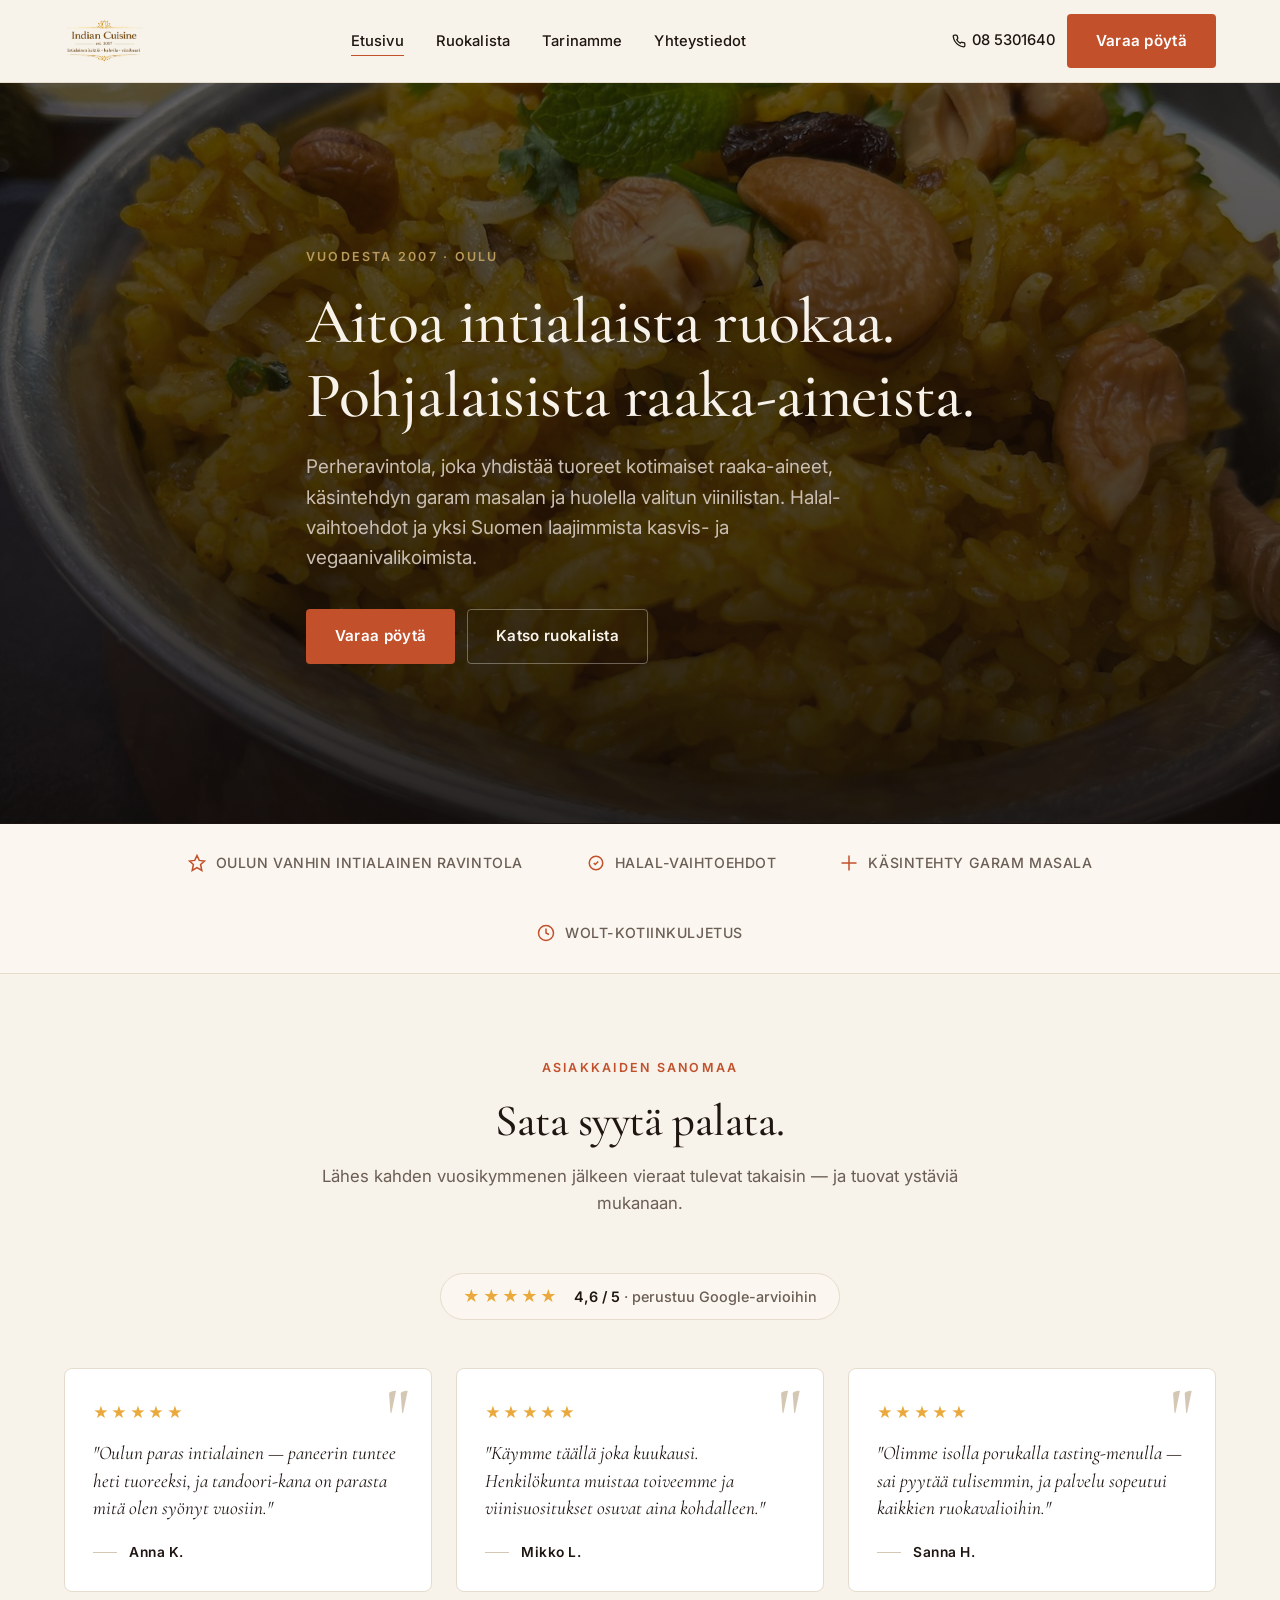
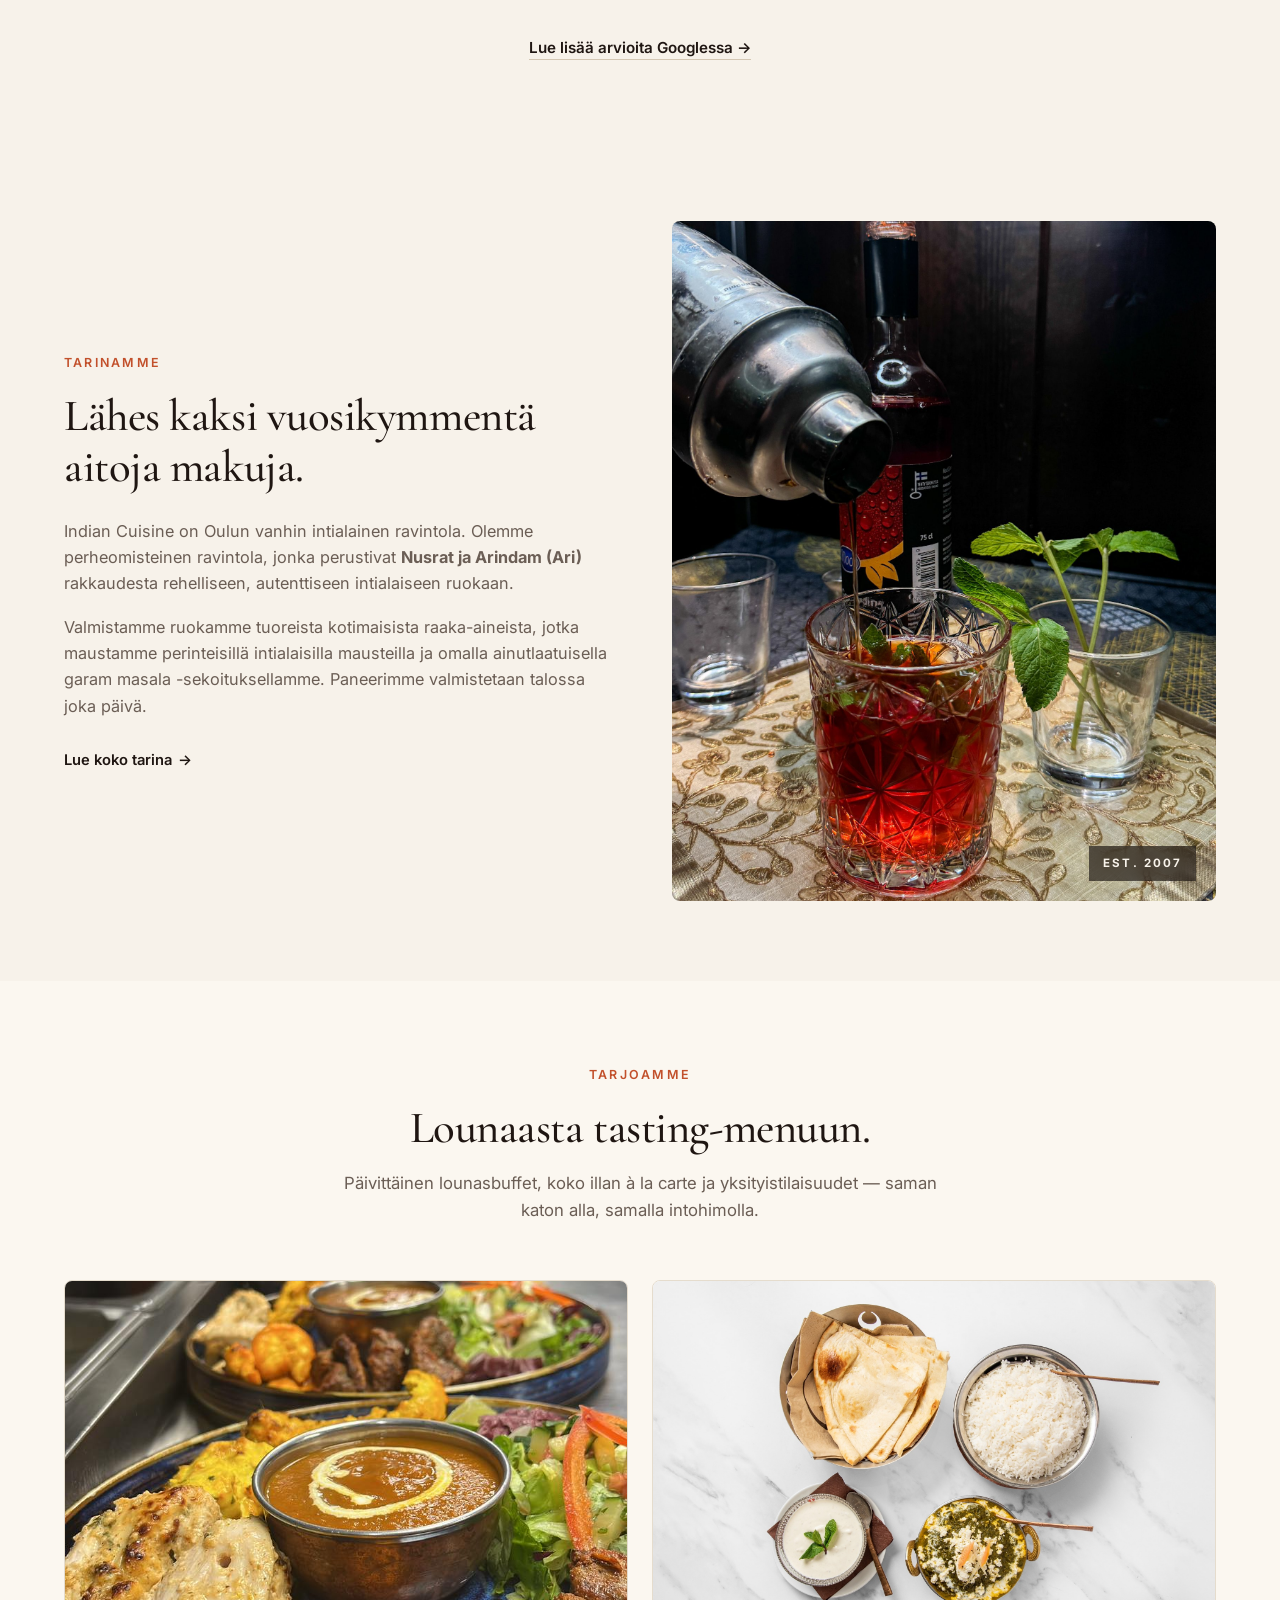
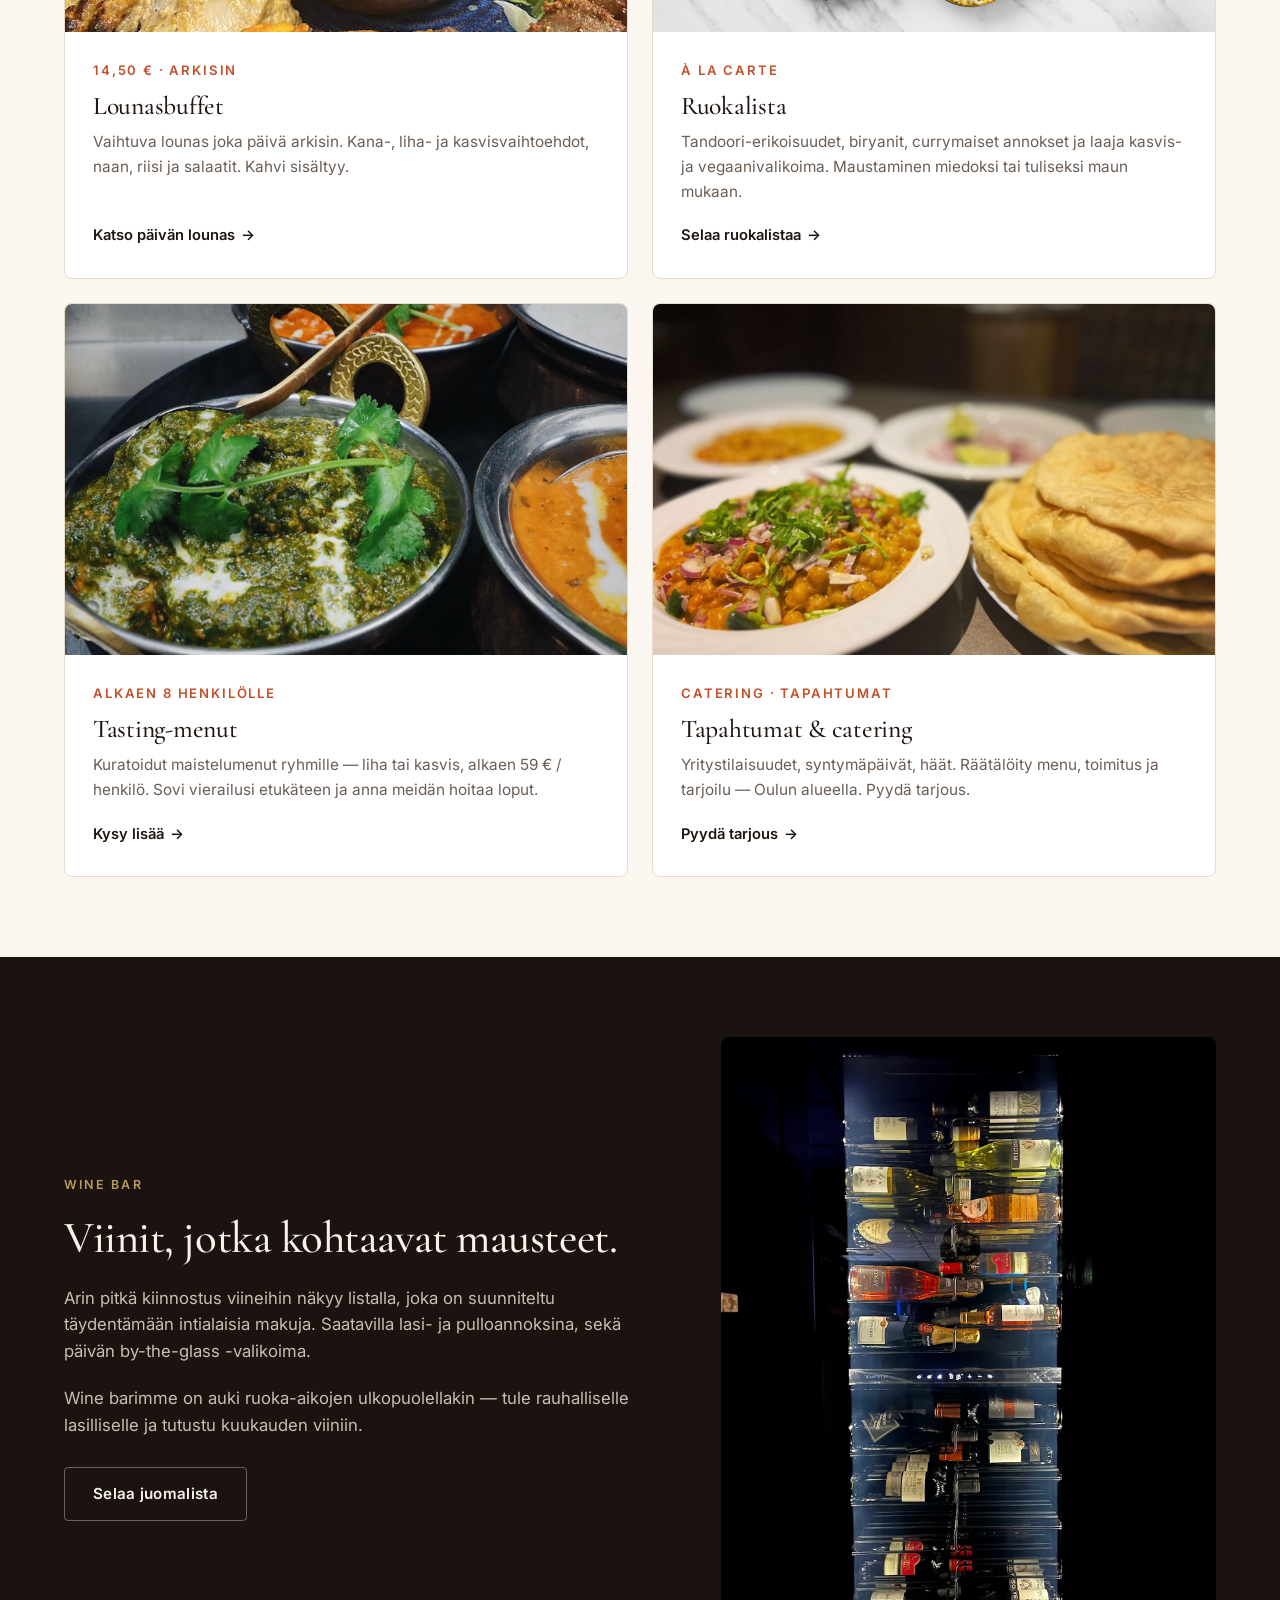
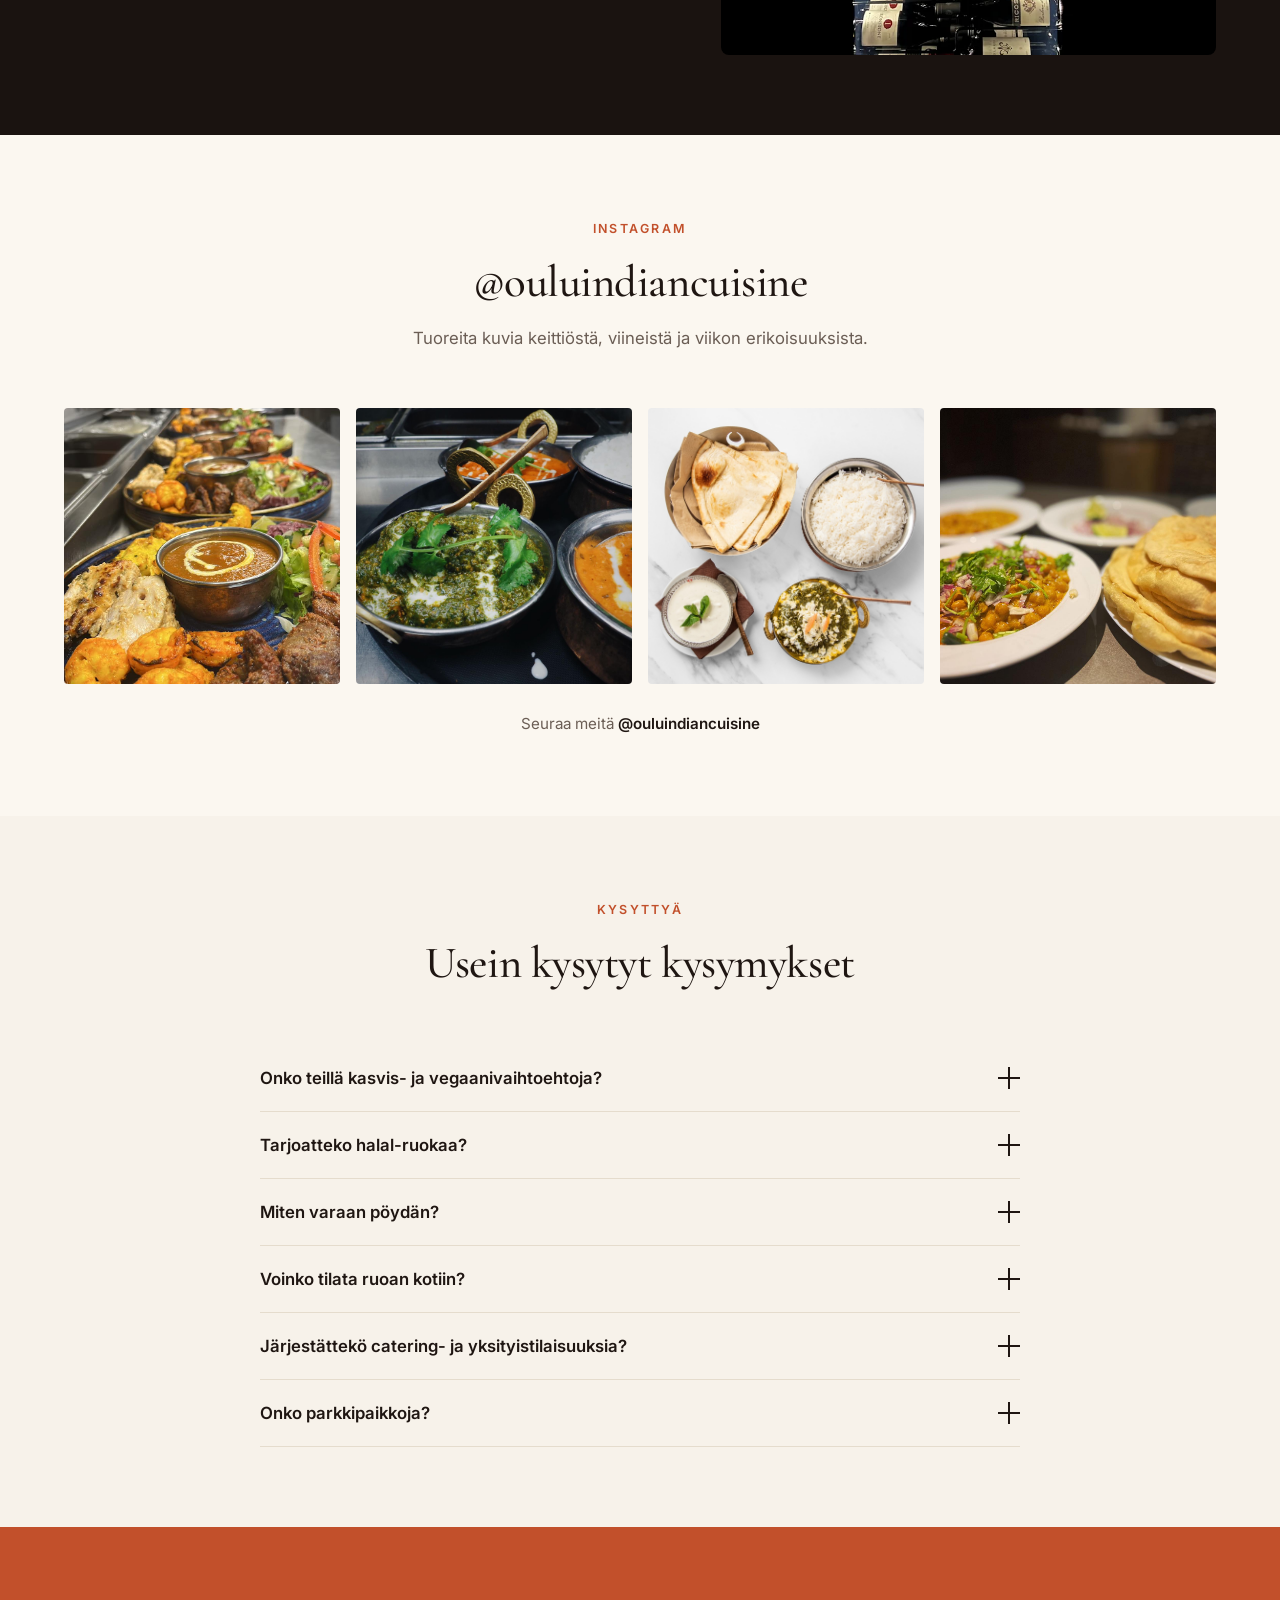
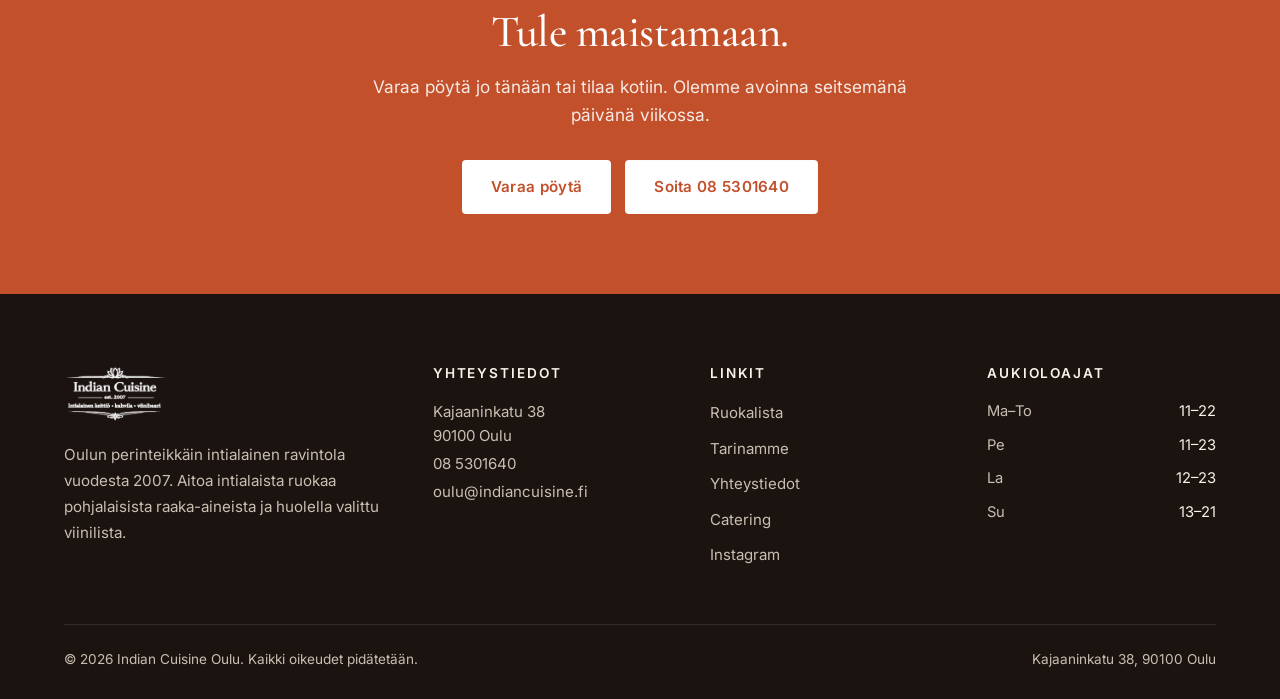
<file: indian-cuisine-oulu/index.html>
<!DOCTYPE html>
<html lang="fi">
<head>
  <meta charset="UTF-8">
  <meta name="viewport" content="width=device-width, initial-scale=1.0">
  <title>Indian Cuisine Oulu — Aitoa intialaista ruokaa vuodesta 2007</title>
  <meta name="description" content="Oulun perinteikkäin intialainen ravintola. Tuoreita kotimaisia raaka-aineita, käsintehty garam masala ja huolella valittu viinilista. Kajaaninkatu 38.">
  <link rel="preconnect" href="https://fonts.googleapis.com">
  <link rel="preconnect" href="https://fonts.gstatic.com" crossorigin>
  <link href="https://fonts.googleapis.com/css2?family=Cormorant+Garamond:wght@400;500;600&family=Inter:wght@400;500;600;700&display=swap" rel="stylesheet">
  <link rel="stylesheet" href="css/style.css">
  <link rel="icon" type="image/png" href="assets/logo.png">
</head>
<body>

  <!-- ============== HEADER ============== -->
  <header class="site-header">
    <nav class="nav">
      <a href="index.html" class="nav-logo" aria-label="Indian Cuisine Oulu">
        <img src="assets/logo.png" alt="Indian Cuisine Oulu logo">
      </a>
      <ul class="nav-links">
        <li><a href="index.html">Etusivu</a></li>
        <li><a href="ruokalista.html">Ruokalista</a></li>
        <li><a href="tarina.html">Tarinamme</a></li>
        <li><a href="yhteystiedot.html">Yhteystiedot</a></li>
      </ul>
      <div class="nav-cta">
        <a href="tel:+358853016400" class="nav-phone" aria-label="Soita ravintolaan">
          <svg width="14" height="14" viewBox="0 0 24 24" fill="none" stroke="currentColor" stroke-width="2.2"><path d="M22 16.92v3a2 2 0 0 1-2.18 2 19.79 19.79 0 0 1-8.63-3.07 19.5 19.5 0 0 1-6-6 19.79 19.79 0 0 1-3.07-8.67A2 2 0 0 1 4.11 2h3a2 2 0 0 1 2 1.72 12.84 12.84 0 0 0 .7 2.81 2 2 0 0 1-.45 2.11L8.09 9.91a16 16 0 0 0 6 6l1.27-1.27a2 2 0 0 1 2.11-.45 12.84 12.84 0 0 0 2.81.7A2 2 0 0 1 22 16.92z"/></svg>
          08 5301640
        </a>
        <a href="yhteystiedot.html#varaa" class="btn btn-primary">Varaa pöytä</a>
      </div>
      <button class="hamburger" aria-label="Avaa valikko">
        <span></span>
      </button>
    </nav>
  </header>

  <!-- ============== SIDEBAR ============== -->
  <div class="sidebar-overlay"></div>
  <aside class="sidebar" aria-label="Mobiilivalikko">
    <div class="sidebar-header">
      <img src="assets/logo.png" alt="Indian Cuisine Oulu">
      <button class="sidebar-close" aria-label="Sulje valikko">&times;</button>
    </div>
    <ul class="sidebar-links">
      <li><a href="index.html">Etusivu</a></li>
      <li><a href="ruokalista.html">Ruokalista</a></li>
      <li><a href="tarina.html">Tarinamme</a></li>
      <li><a href="yhteystiedot.html">Yhteystiedot</a></li>
      <li><a href="yhteystiedot.html#catering">Catering & tapahtumat</a></li>
    </ul>
    <div class="sidebar-footer">
      <a href="yhteystiedot.html#varaa" class="btn btn-primary">Varaa pöytä</a>
      <a href="tel:+358853016400" class="btn btn-outline">Soita 08 5301640</a>
      <p class="sidebar-contact">
        Kajaaninkatu 38, 90100 Oulu<br>
        oulu@indiancuisine.fi
      </p>
    </div>
  </aside>

  <!-- ============== HERO ============== -->
  <section class="hero">
    <div class="hero-image" style="background-image: url('assets/food-5.jpg');"></div>
    <div class="container">
      <div class="hero-content">
        <span class="eyebrow">Vuodesta 2007 · Oulu</span>
        <h1>Aitoa intialaista ruokaa.<br>Pohjalaisista raaka-aineista.</h1>
        <p class="lead">Perheravintola, joka yhdistää tuoreet kotimaiset raaka-aineet, käsintehdyn garam masalan ja huolella valitun viinilistan. Halal-vaihtoehdot ja yksi Suomen laajimmista kasvis- ja vegaanivalikoimista.</p>
        <div class="hero-cta">
          <a href="yhteystiedot.html#varaa" class="btn btn-primary">Varaa pöytä</a>
          <a href="ruokalista.html" class="btn btn-outline-light">Katso ruokalista</a>
        </div>
      </div>
    </div>
  </section>

  <!-- ============== TRUST STRIP ============== -->
  <section class="trust">
    <div class="container">
      <div class="trust-row">
        <div class="trust-item">
          <svg viewBox="0 0 24 24" fill="none" stroke="currentColor" stroke-width="2"><path d="M12 2 15 8.5 22 9.3l-5.2 4.7L18.4 22 12 18.2 5.6 22l1.6-8L2 9.3l7-0.8z"/></svg>
          Oulun vanhin intialainen ravintola
        </div>
        <div class="trust-item">
          <svg viewBox="0 0 24 24" fill="none" stroke="currentColor" stroke-width="2"><path d="M3 12a9 9 0 1 0 18 0 9 9 0 0 0-18 0z M9 12l2 2 4-4"/></svg>
          Halal-vaihtoehdot
        </div>
        <div class="trust-item">
          <svg viewBox="0 0 24 24" fill="none" stroke="currentColor" stroke-width="2"><path d="M12 2v20 M2 12h20"/></svg>
          Käsintehty garam masala
        </div>
        <div class="trust-item">
          <svg viewBox="0 0 24 24" fill="none" stroke="currentColor" stroke-width="2"><circle cx="12" cy="12" r="10"/><path d="M12 6v6l4 2"/></svg>
          Wolt-kotiinkuljetus
        </div>
      </div>
    </div>
  </section>

  <!-- ============== REVIEWS ============== -->
  <section class="reviews">
    <div class="container">
      <div class="section-head center">
        <span class="eyebrow">Asiakkaiden sanomaa</span>
        <h2>Sata syytä palata.</h2>
        <p>Lähes kahden vuosikymmenen jälkeen vieraat tulevat takaisin — ja tuovat ystäviä mukanaan.</p>
      </div>

      <div class="reviews-summary">
        <span class="reviews-summary-stars">★★★★★</span>
        <span class="reviews-summary-text"><strong>4,6 / 5</strong> · perustuu Google-arvioihin</span>
      </div>

      <div class="reviews-grid">
        <article class="review-card">
          <div class="review-stars">★★★★★</div>
          <p class="review-quote">"Oulun paras intialainen — paneerin tuntee heti tuoreeksi, ja tandoori-kana on parasta mitä olen syönyt vuosiin."</p>
          <div class="review-author"><strong>Anna K.</strong></div>
        </article>

        <article class="review-card">
          <div class="review-stars">★★★★★</div>
          <p class="review-quote">"Käymme täällä joka kuukausi. Henkilökunta muistaa toiveemme ja viinisuositukset osuvat aina kohdalleen."</p>
          <div class="review-author"><strong>Mikko L.</strong></div>
        </article>

        <article class="review-card">
          <div class="review-stars">★★★★★</div>
          <p class="review-quote">"Olimme isolla porukalla tasting-menulla — sai pyytää tulisemmin, ja palvelu sopeutui kaikkien ruokavalioihin."</p>
          <div class="review-author"><strong>Sanna H.</strong></div>
        </article>
      </div>

      <p class="reviews-more">
        <a href="https://www.google.com/maps/place/Indian+Cuisine+Oulu/" target="_blank" rel="noopener">Lue lisää arvioita Googlessa &rarr;</a>
      </p>
    </div>
  </section>

  <!-- ============== STORY ============== -->
  <section class="story">
    <div class="container">
      <div class="story-grid">
        <div class="story-text">
          <span class="eyebrow">Tarinamme</span>
          <h2>Lähes kaksi vuosikymmentä aitoja makuja.</h2>
          <p>Indian Cuisine on Oulun vanhin intialainen ravintola. Olemme perheomisteinen ravintola, jonka perustivat <strong>Nusrat ja Arindam (Ari)</strong> rakkaudesta rehelliseen, autenttiseen intialaiseen ruokaan.</p>
          <p>Valmistamme ruokamme tuoreista kotimaisista raaka-aineista, jotka maustamme perinteisillä intialaisilla mausteilla ja omalla ainutlaatuisella garam masala -sekoituksellamme. Paneerimme valmistetaan talossa joka päivä.</p>
          <a href="tarina.html" class="offering-card-link">Lue koko tarina <span>&rarr;</span></a>
        </div>
        <div class="story-image">
          <img src="assets/interior-1.jpg" alt="Ravintolan sisätila">
        </div>
      </div>
    </div>
  </section>

  <!-- ============== OFFERINGS ============== -->
  <section class="offerings">
    <div class="container">
      <div class="section-head center">
        <span class="eyebrow">Tarjoamme</span>
        <h2>Lounaasta tasting-menuun.</h2>
        <p>Päivittäinen lounasbuffet, koko illan à la carte ja yksityistilaisuudet — saman katon alla, samalla intohimolla.</p>
      </div>
      <div class="offerings-grid">

        <article class="offering-card">
          <div class="offering-card-image">
            <img src="assets/food-1.jpg" alt="Lounasbuffet">
          </div>
          <div class="offering-card-body">
            <div class="offering-card-meta">14,50 € · Arkisin</div>
            <h3>Lounasbuffet</h3>
            <p>Vaihtuva lounas joka päivä arkisin. Kana-, liha- ja kasvisvaihtoehdot, naan, riisi ja salaatit. Kahvi sisältyy.</p>
            <a href="ruokalista.html#lounas" class="offering-card-link">Katso päivän lounas <span>&rarr;</span></a>
          </div>
        </article>

        <article class="offering-card">
          <div class="offering-card-image">
            <img src="assets/food-3.jpg" alt="Tandoori-annos">
          </div>
          <div class="offering-card-body">
            <div class="offering-card-meta">À la carte</div>
            <h3>Ruokalista</h3>
            <p>Tandoori-erikoisuudet, biryanit, currymaiset annokset ja laaja kasvis- ja vegaanivalikoima. Maustaminen miedoksi tai tuliseksi maun mukaan.</p>
            <a href="ruokalista.html" class="offering-card-link">Selaa ruokalistaa <span>&rarr;</span></a>
          </div>
        </article>

        <article class="offering-card">
          <div class="offering-card-image">
            <img src="assets/food-2.jpg" alt="Tasting-menu">
          </div>
          <div class="offering-card-body">
            <div class="offering-card-meta">Alkaen 8 henkilölle</div>
            <h3>Tasting-menut</h3>
            <p>Kuratoidut maistelumenut ryhmille — liha tai kasvis, alkaen 59 € / henkilö. Sovi vierailusi etukäteen ja anna meidän hoitaa loput.</p>
            <a href="yhteystiedot.html#catering" class="offering-card-link">Kysy lisää <span>&rarr;</span></a>
          </div>
        </article>

        <article class="offering-card">
          <div class="offering-card-image">
            <img src="assets/food-4.jpg" alt="Catering">
          </div>
          <div class="offering-card-body">
            <div class="offering-card-meta">Catering · Tapahtumat</div>
            <h3>Tapahtumat & catering</h3>
            <p>Yritystilaisuudet, syntymäpäivät, häät. Räätälöity menu, toimitus ja tarjoilu — Oulun alueella. Pyydä tarjous.</p>
            <a href="yhteystiedot.html#catering" class="offering-card-link">Pyydä tarjous <span>&rarr;</span></a>
          </div>
        </article>

      </div>
    </div>
  </section>

  <!-- ============== WINE BAR ============== -->
  <section class="wine-feature">
    <div class="container">
      <div class="wine-grid">
        <div class="wine-text">
          <span class="eyebrow">Wine bar</span>
          <h2>Viinit, jotka kohtaavat mausteet.</h2>
          <p>Arin pitkä kiinnostus viineihin näkyy listalla, joka on suunniteltu täydentämään intialaisia makuja. Saatavilla lasi- ja pulloannoksina, sekä päivän by-the-glass -valikoima.</p>
          <p>Wine barimme on auki ruoka-aikojen ulkopuolellakin — tule rauhalliselle lasilliselle ja tutustu kuukauden viiniin.</p>
          <a href="ruokalista.html#juomat" class="btn btn-outline-light">Selaa juomalista</a>
        </div>
        <div class="wine-image">
          <img src="assets/wine.webp" alt="Wine bar">
        </div>
      </div>
    </div>
  </section>

  <!-- ============== SOCIAL ============== -->
  <section class="social">
    <div class="container">
      <div class="section-head center">
        <span class="eyebrow">Instagram</span>
        <h2>@ouluindiancuisine</h2>
        <p>Tuoreita kuvia keittiöstä, viineistä ja viikon erikoisuuksista.</p>
      </div>
      <div class="social-grid">
        <a href="https://www.instagram.com/ouluindiancuisine/" target="_blank" rel="noopener" class="social-tile"><img src="assets/food-1.jpg" alt="Instagram-kuva"></a>
        <a href="https://www.instagram.com/ouluindiancuisine/" target="_blank" rel="noopener" class="social-tile"><img src="assets/food-2.jpg" alt="Instagram-kuva"></a>
        <a href="https://www.instagram.com/ouluindiancuisine/" target="_blank" rel="noopener" class="social-tile"><img src="assets/food-3.jpg" alt="Instagram-kuva"></a>
        <a href="https://www.instagram.com/ouluindiancuisine/" target="_blank" rel="noopener" class="social-tile"><img src="assets/food-4.jpg" alt="Instagram-kuva"></a>
      </div>
      <p class="social-handle">Seuraa meitä <a href="https://www.instagram.com/ouluindiancuisine/" target="_blank" rel="noopener">@ouluindiancuisine</a></p>
    </div>
  </section>

  <!-- ============== FAQ ============== -->
  <section class="faq">
    <div class="container">
      <div class="section-head center">
        <span class="eyebrow">Kysyttyä</span>
        <h2>Usein kysytyt kysymykset</h2>
      </div>
      <div class="faq-list">
        <div class="faq-item">
          <button class="faq-question">Onko teillä kasvis- ja vegaanivaihtoehtoja?<span class="faq-icon"></span></button>
          <div class="faq-answer"><p>Kyllä. Tarjoamme yhden Suomen laajimmista vegaani- ja kasvisvalikoimista — paneer, kasvis-tandoori, dal, kasvis-biryani ja paljon muuta. Vegaanivaihtoehdot ovat selvästi merkittyjä ruokalistalla.</p></div>
        </div>
        <div class="faq-item">
          <button class="faq-question">Tarjoatteko halal-ruokaa?<span class="faq-icon"></span></button>
          <div class="faq-answer"><p>Kyllä. Käytämme halal-sertifioitua kanaa ja lampaanlihaa. Pyydä ruokaa tilatessasi halal-vaihtoehto — kerromme mielellämme lisää.</p></div>
        </div>
        <div class="faq-item">
          <button class="faq-question">Miten varaan pöydän?<span class="faq-icon"></span></button>
          <div class="faq-answer"><p>Helpoiten puhelimitse: 08 5301640. Suuremmille seurueille ja tasting-menulle (8+ henkilöä) suosittelemme varauksen viimeistään 24 tuntia etukäteen.</p></div>
        </div>
        <div class="faq-item">
          <button class="faq-question">Voinko tilata ruoan kotiin?<span class="faq-icon"></span></button>
          <div class="faq-answer"><p>Kyllä. Wolt-kotiinkuljetus on käytössä kaikkina aukioloaikoina. Voit myös tulla noutamaan tilauksen ravintolasta — soita ja kerro mitä haluat.</p></div>
        </div>
        <div class="faq-item">
          <button class="faq-question">Järjestättekö catering- ja yksityistilaisuuksia?<span class="faq-icon"></span></button>
          <div class="faq-answer"><p>Kyllä. Räätälöity catering yritystilaisuuksiin, häihin ja syntymäpäiviin. Tasting-menut alkaen 8 hengen seurueille, hinta alkaen 59 €/henkilö. <a href="yhteystiedot.html#catering">Pyydä tarjous tästä.</a></p></div>
        </div>
        <div class="faq-item">
          <button class="faq-question">Onko parkkipaikkoja?<span class="faq-icon"></span></button>
          <div class="faq-answer"><p>Ravintola sijaitsee Kajaaninkatu 38:ssa Oulun keskustassa. Kadun varrella ja lähistöllä on maksullisia kadunvarsipaikkoja, sekä lähimmät pysäköintihallit muutaman minuutin kävelymatkan päässä.</p></div>
        </div>
      </div>
    </div>
  </section>

  <!-- ============== CTA BANNER ============== -->
  <section class="cta-banner">
    <div class="container">
      <h2>Tule maistamaan.</h2>
      <p>Varaa pöytä jo tänään tai tilaa kotiin. Olemme avoinna seitsemänä päivänä viikossa.</p>
      <div class="cta-buttons">
        <a href="yhteystiedot.html#varaa" class="btn">Varaa pöytä</a>
        <a href="tel:+358853016400" class="btn btn-outline-light">Soita 08 5301640</a>
      </div>
    </div>
  </section>

  <!-- ============== FOOTER ============== -->
  <footer class="site-footer">
    <div class="container">
      <div class="footer-grid">
        <div class="footer-brand">
          <img src="assets/logo.png" alt="Indian Cuisine Oulu">
          <p>Oulun perinteikkäin intialainen ravintola vuodesta 2007. Aitoa intialaista ruokaa pohjalaisista raaka-aineista ja huolella valittu viinilista.</p>
        </div>
        <div class="footer-col">
          <h4>Yhteystiedot</h4>
          <p>Kajaaninkatu 38<br>90100 Oulu</p>
          <p><a href="tel:+358853016400">08 5301640</a></p>
          <p><a href="mailto:oulu@indiancuisine.fi">oulu@indiancuisine.fi</a></p>
        </div>
        <div class="footer-col">
          <h4>Linkit</h4>
          <ul>
            <li><a href="ruokalista.html">Ruokalista</a></li>
            <li><a href="tarina.html">Tarinamme</a></li>
            <li><a href="yhteystiedot.html">Yhteystiedot</a></li>
            <li><a href="yhteystiedot.html#catering">Catering</a></li>
            <li><a href="https://www.instagram.com/ouluindiancuisine/" target="_blank" rel="noopener">Instagram</a></li>
          </ul>
        </div>
        <div class="footer-col">
          <h4>Aukioloajat</h4>
          <ul class="footer-hours">
            <li><span>Ma–To</span><span>11–22</span></li>
            <li><span>Pe</span><span>11–23</span></li>
            <li><span>La</span><span>12–23</span></li>
            <li><span>Su</span><span>13–21</span></li>
          </ul>
        </div>
      </div>
      <div class="footer-bottom">
        <span>&copy; 2026 Indian Cuisine Oulu. Kaikki oikeudet pidätetään.</span>
        <span>Kajaaninkatu 38, 90100 Oulu</span>
      </div>
    </div>
  </footer>

  <script src="js/main.js"></script>
</body>
</html>
</file>
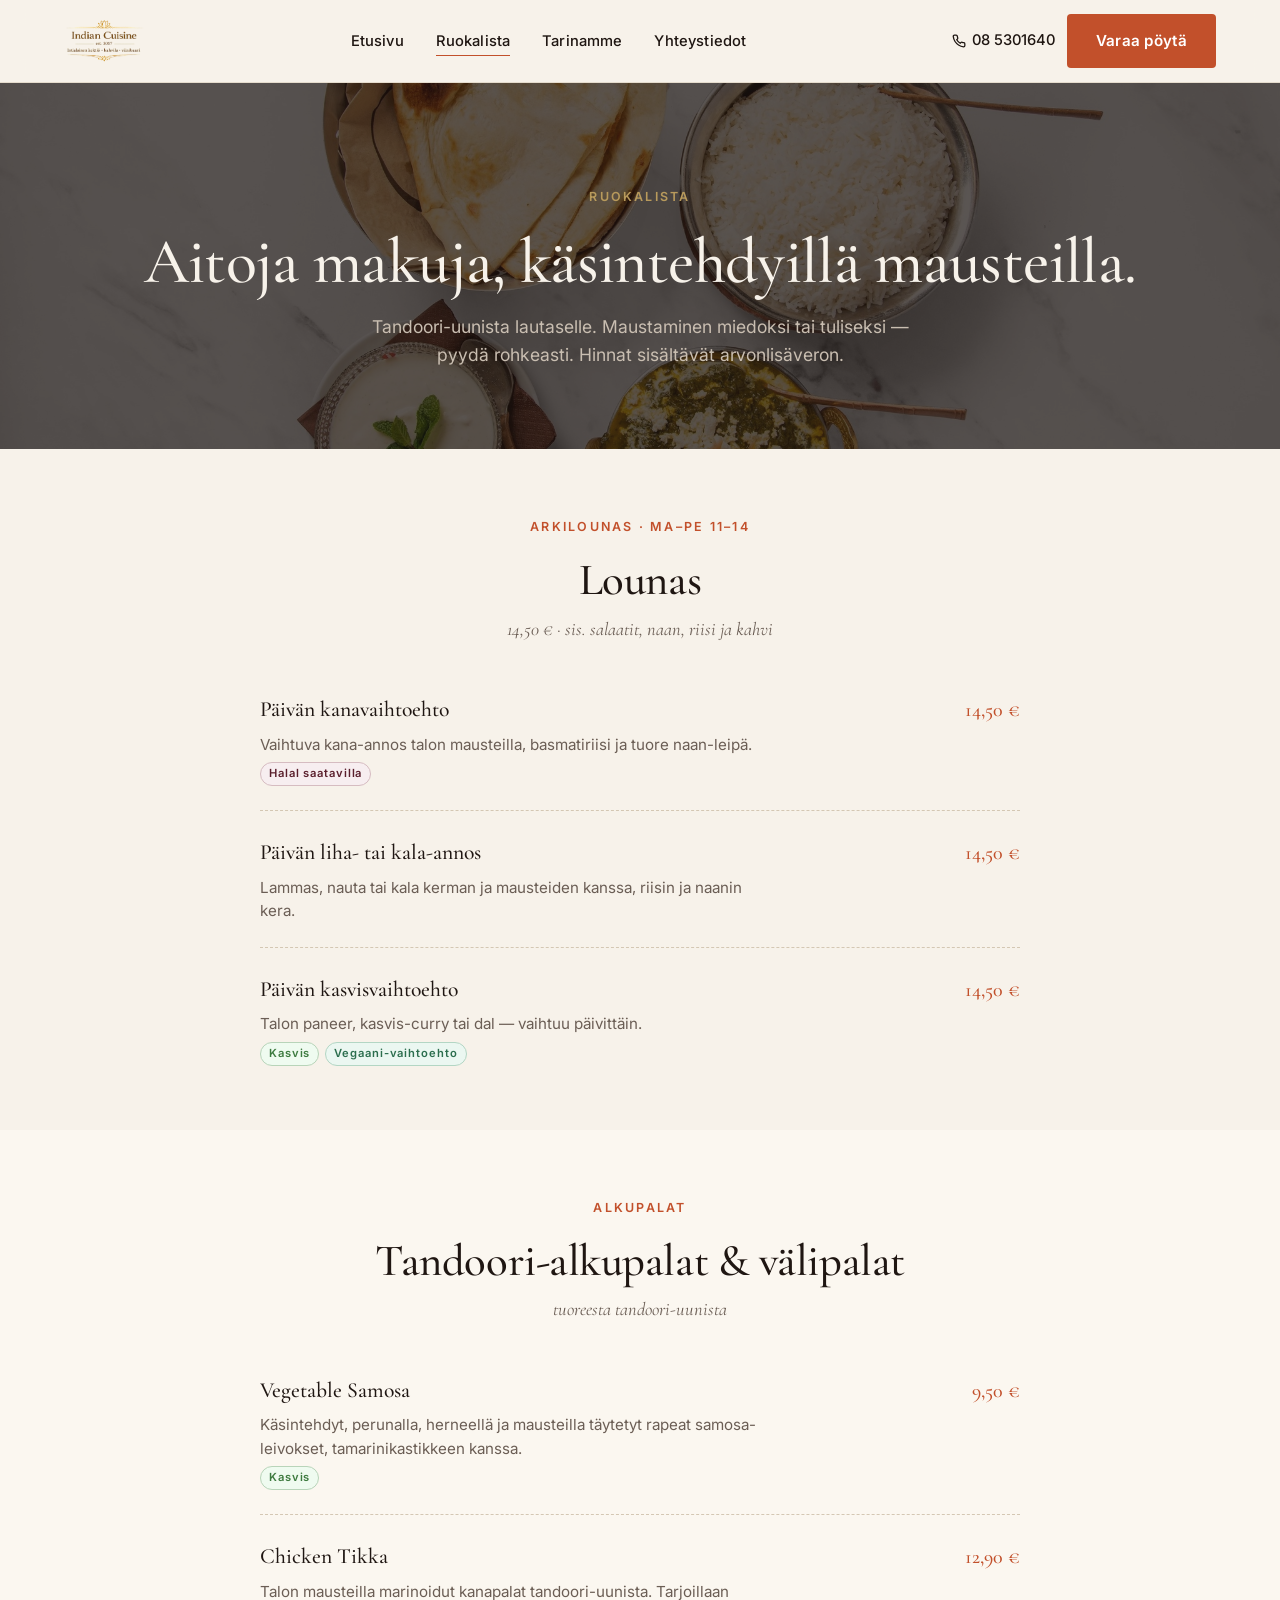
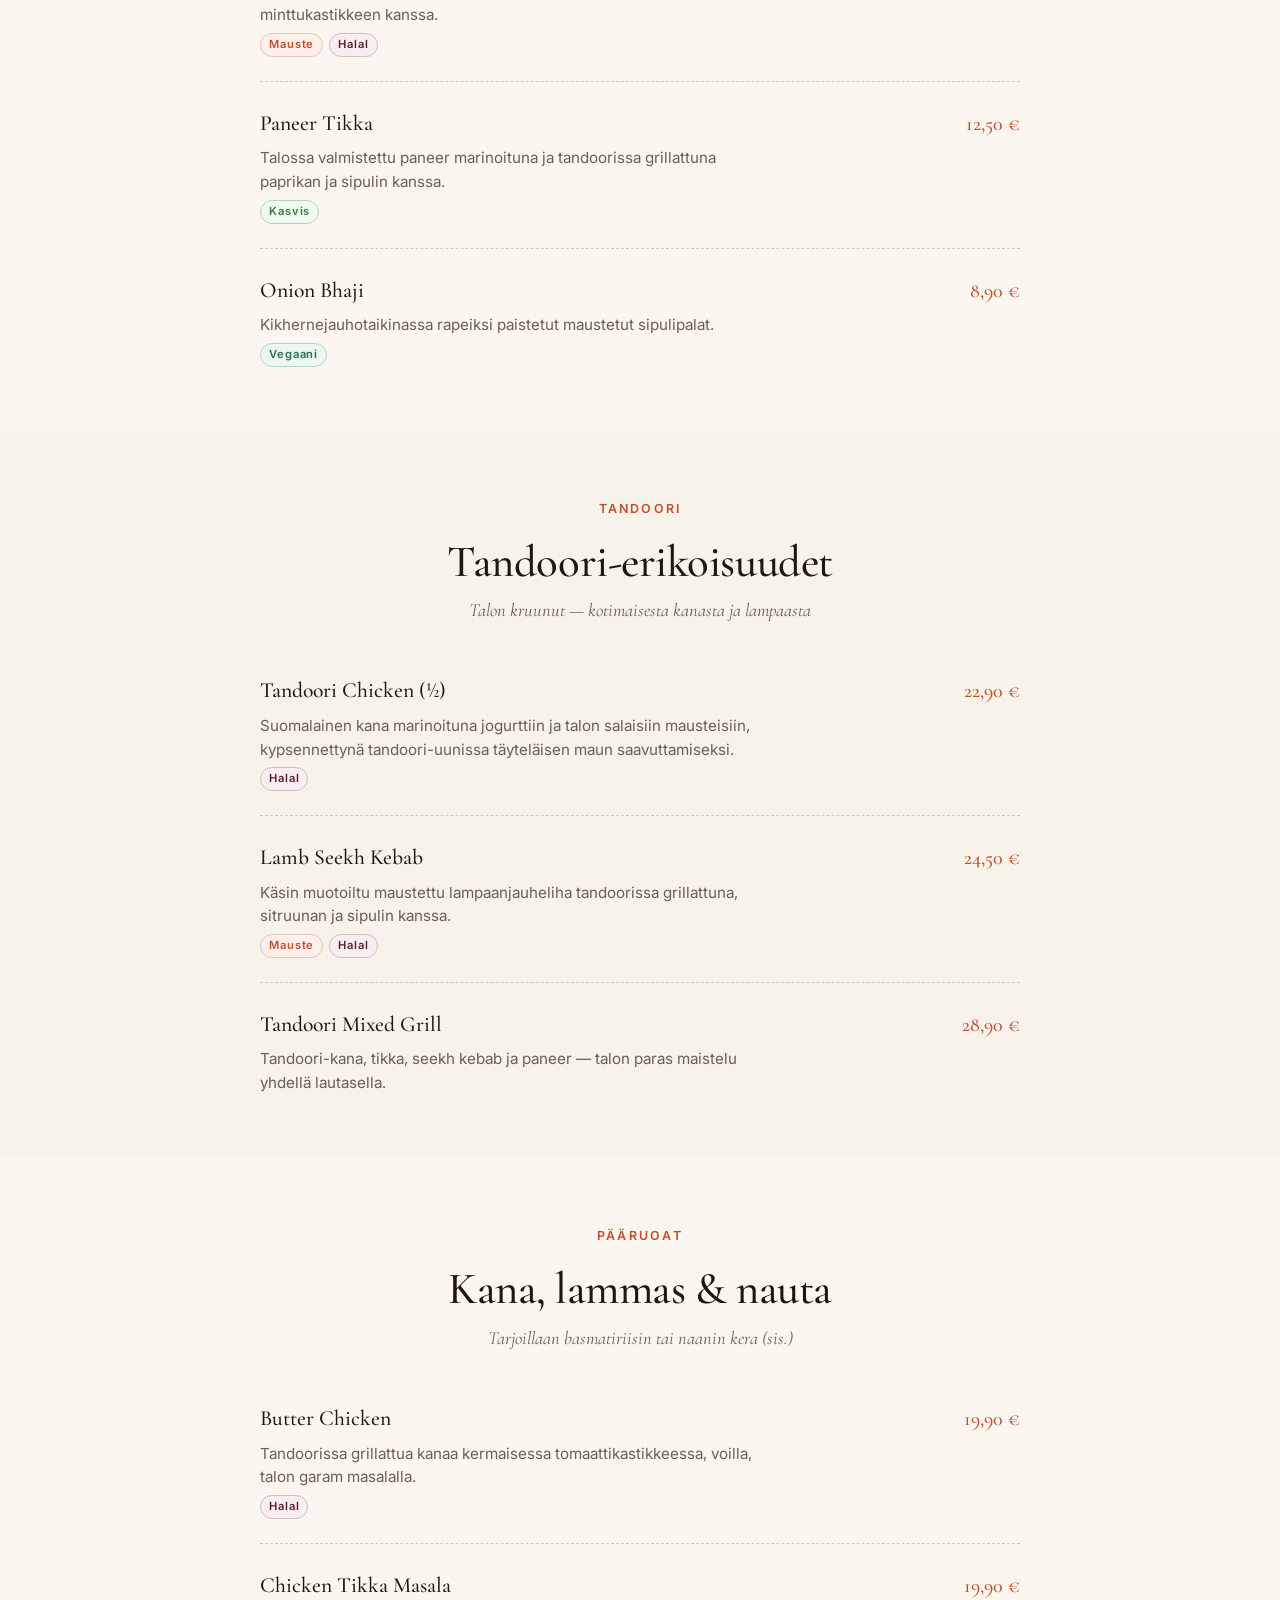
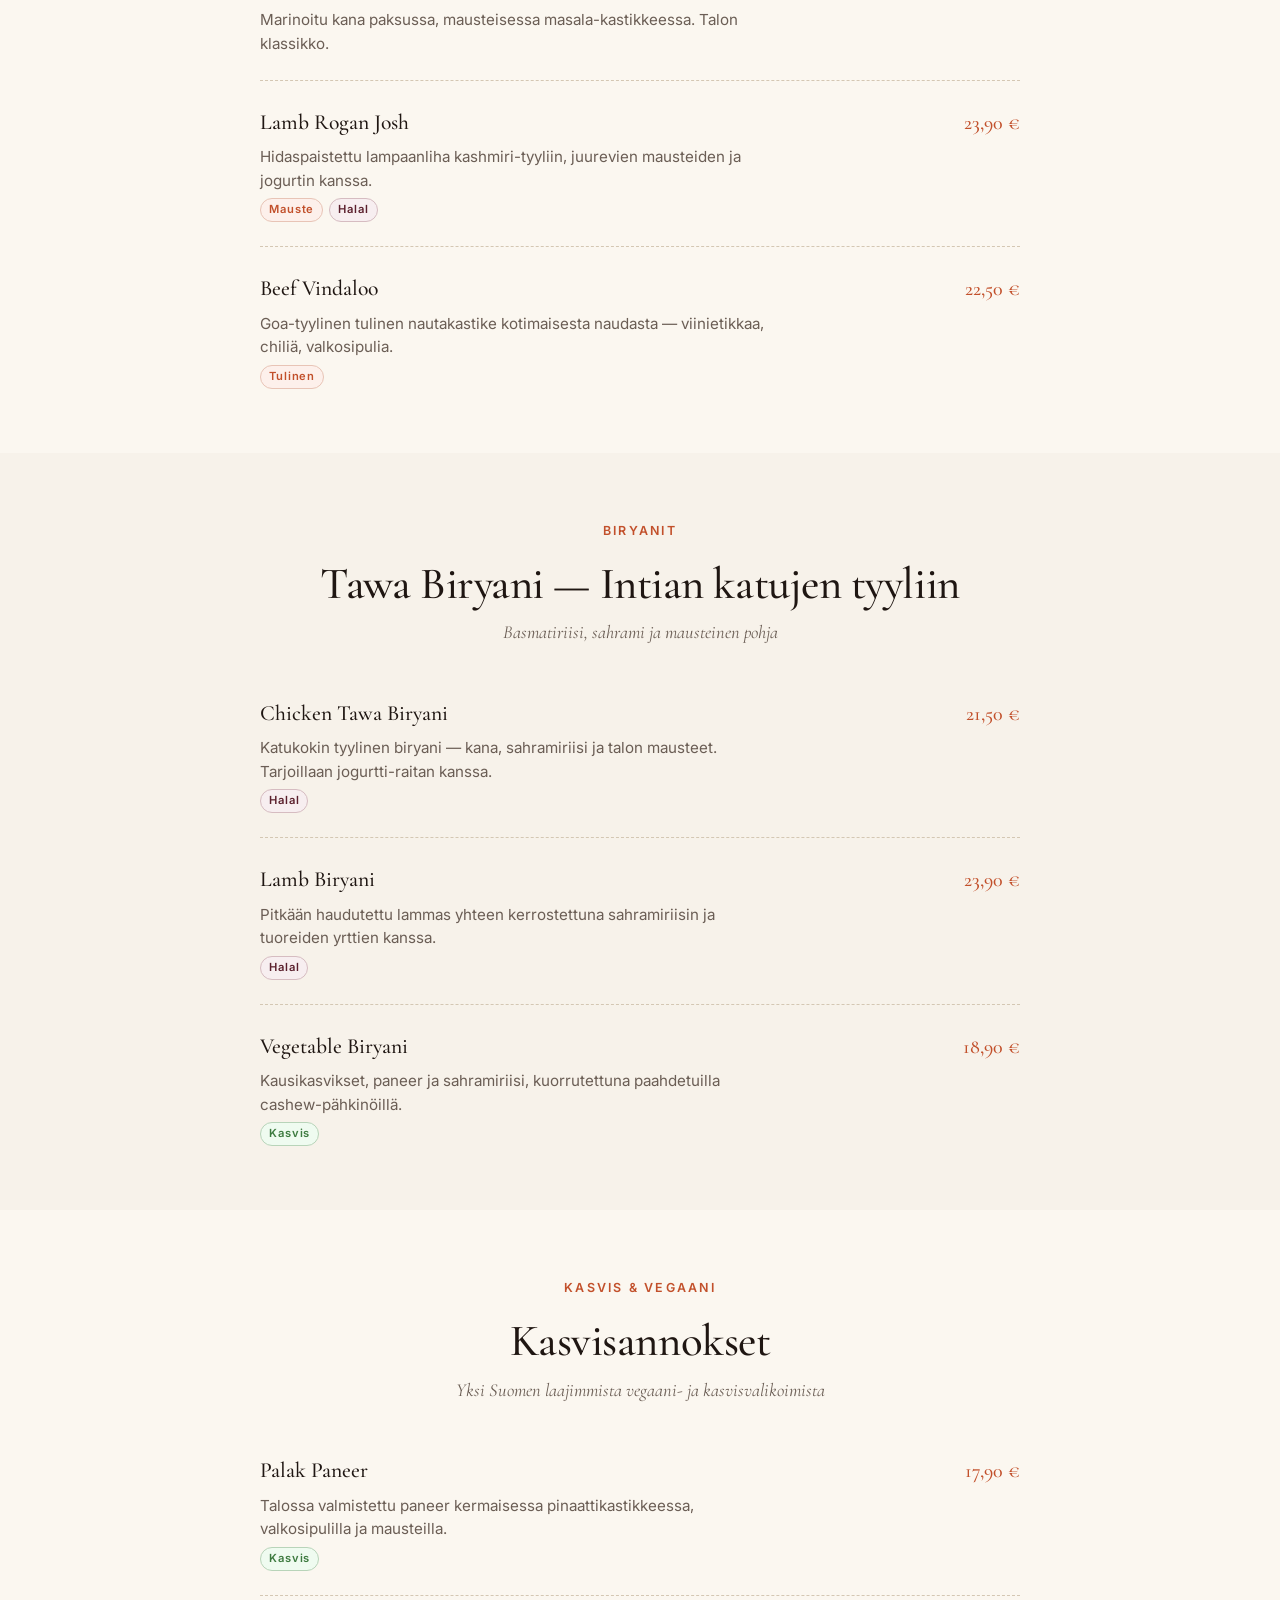
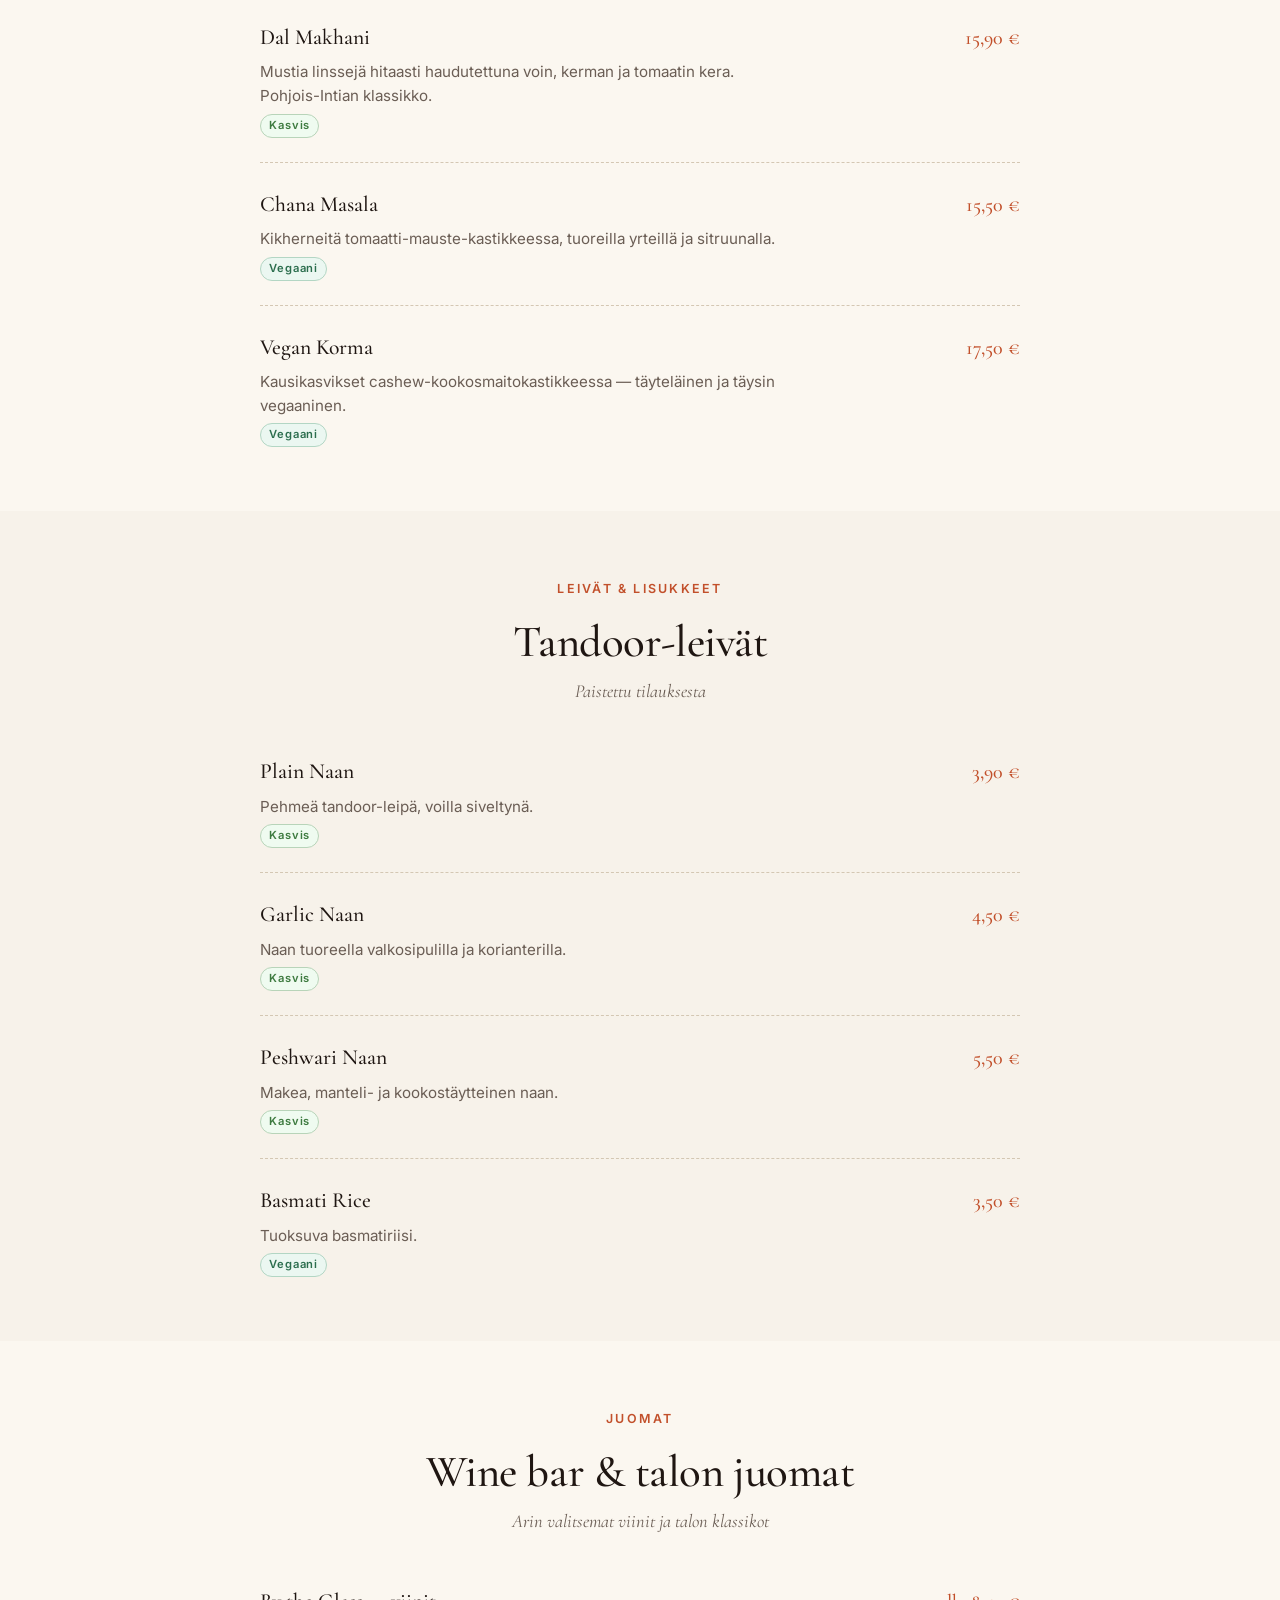
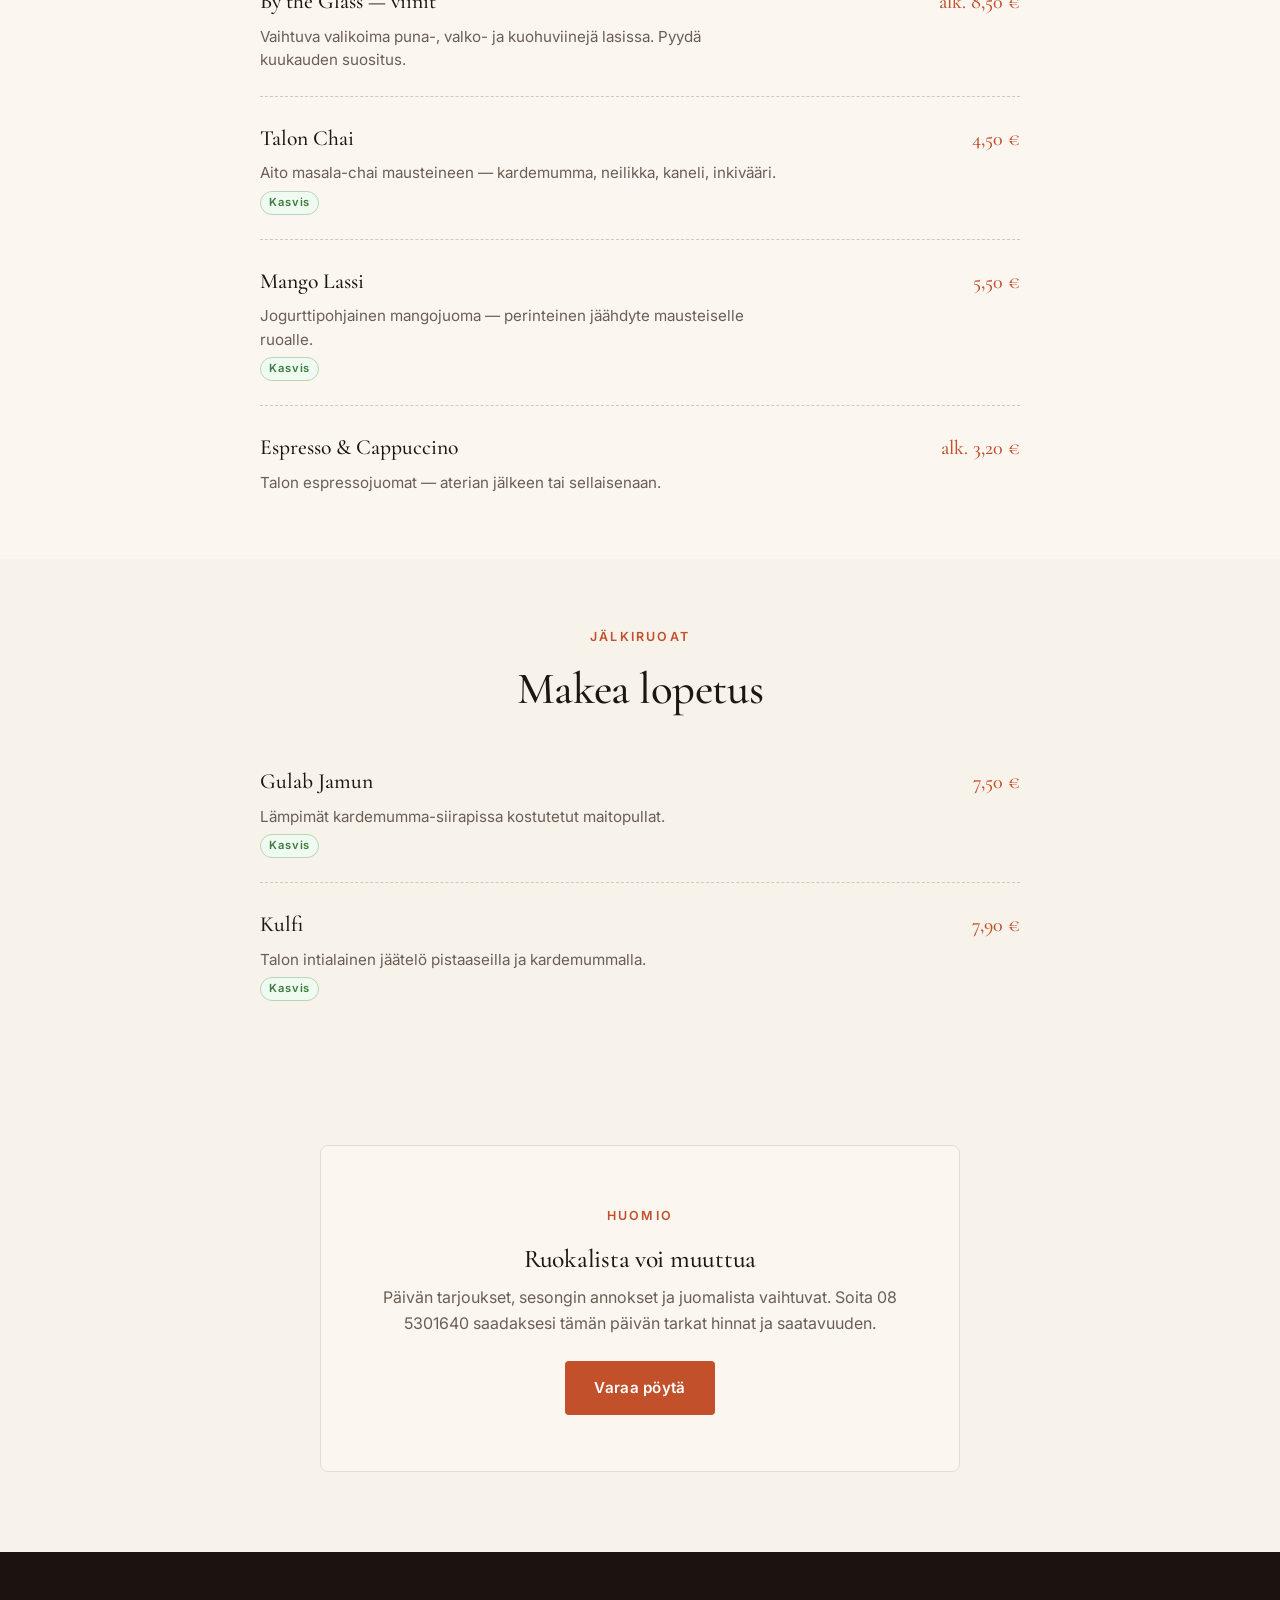
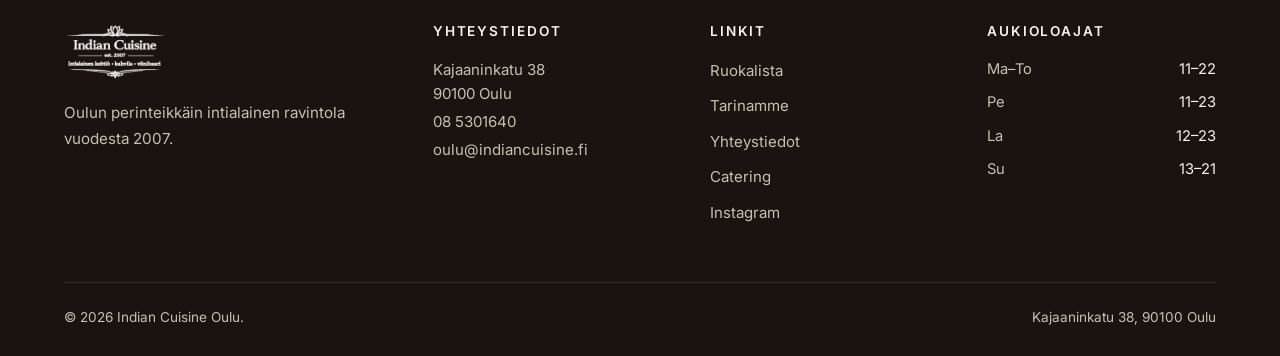
<file: indian-cuisine-oulu/ruokalista.html>
<!DOCTYPE html>
<html lang="fi">
<head>
  <meta charset="UTF-8">
  <meta name="viewport" content="width=device-width, initial-scale=1.0">
  <title>Ruokalista — Indian Cuisine Oulu</title>
  <meta name="description" content="Tandoori-erikoisuudet, biryanit, kasvis- ja vegaaniannokset. Lounas arkisin 14,50 €. Halal-vaihtoehdot saatavilla.">
  <link rel="preconnect" href="https://fonts.googleapis.com">
  <link rel="preconnect" href="https://fonts.gstatic.com" crossorigin>
  <link href="https://fonts.googleapis.com/css2?family=Cormorant+Garamond:wght@400;500;600&family=Inter:wght@400;500;600;700&display=swap" rel="stylesheet">
  <link rel="stylesheet" href="css/style.css">
  <link rel="icon" type="image/png" href="assets/logo.png">
</head>
<body>

  <header class="site-header">
    <nav class="nav">
      <a href="index.html" class="nav-logo"><img src="assets/logo.png" alt="Indian Cuisine Oulu logo"></a>
      <ul class="nav-links">
        <li><a href="index.html">Etusivu</a></li>
        <li><a href="ruokalista.html">Ruokalista</a></li>
        <li><a href="tarina.html">Tarinamme</a></li>
        <li><a href="yhteystiedot.html">Yhteystiedot</a></li>
      </ul>
      <div class="nav-cta">
        <a href="tel:+358853016400" class="nav-phone">
          <svg width="14" height="14" viewBox="0 0 24 24" fill="none" stroke="currentColor" stroke-width="2.2"><path d="M22 16.92v3a2 2 0 0 1-2.18 2 19.79 19.79 0 0 1-8.63-3.07 19.5 19.5 0 0 1-6-6 19.79 19.79 0 0 1-3.07-8.67A2 2 0 0 1 4.11 2h3a2 2 0 0 1 2 1.72 12.84 12.84 0 0 0 .7 2.81 2 2 0 0 1-.45 2.11L8.09 9.91a16 16 0 0 0 6 6l1.27-1.27a2 2 0 0 1 2.11-.45 12.84 12.84 0 0 0 2.81.7A2 2 0 0 1 22 16.92z"/></svg>
          08 5301640
        </a>
        <a href="yhteystiedot.html#varaa" class="btn btn-primary">Varaa pöytä</a>
      </div>
      <button class="hamburger" aria-label="Avaa valikko"><span></span></button>
    </nav>
  </header>

  <div class="sidebar-overlay"></div>
  <aside class="sidebar">
    <div class="sidebar-header">
      <img src="assets/logo.png" alt="Indian Cuisine Oulu">
      <button class="sidebar-close" aria-label="Sulje valikko">&times;</button>
    </div>
    <ul class="sidebar-links">
      <li><a href="index.html">Etusivu</a></li>
      <li><a href="ruokalista.html">Ruokalista</a></li>
      <li><a href="tarina.html">Tarinamme</a></li>
      <li><a href="yhteystiedot.html">Yhteystiedot</a></li>
      <li><a href="yhteystiedot.html#catering">Catering & tapahtumat</a></li>
    </ul>
    <div class="sidebar-footer">
      <a href="yhteystiedot.html#varaa" class="btn btn-primary">Varaa pöytä</a>
      <a href="tel:+358853016400" class="btn btn-outline">Soita 08 5301640</a>
      <p class="sidebar-contact">Kajaaninkatu 38, 90100 Oulu<br>oulu@indiancuisine.fi</p>
    </div>
  </aside>

  <!-- PAGE HERO -->
  <section class="page-hero">
    <div class="page-hero-bg" style="background-image: url('assets/food-3.jpg');"></div>
    <div class="container">
      <div class="page-hero-content">
        <span class="eyebrow">Ruokalista</span>
        <h1>Aitoja makuja, käsintehdyillä mausteilla.</h1>
        <p>Tandoori-uunista lautaselle. Maustaminen miedoksi tai tuliseksi — pyydä rohkeasti. Hinnat sisältävät arvonlisäveron.</p>
      </div>
    </div>
  </section>

  <!-- LUNCH -->
  <section class="menu-section" id="lounas">
    <div class="container">
      <div class="menu-section-title">
        <span class="eyebrow">Arkilounas · Ma–Pe 11–14</span>
        <h2>Lounas</h2>
        <p>14,50 € · sis. salaatit, naan, riisi ja kahvi</p>
      </div>
      <div class="menu-list">
        <div class="menu-item">
          <div>
            <div class="menu-item-name">Päivän kanavaihtoehto</div>
            <div class="menu-item-desc">Vaihtuva kana-annos talon mausteilla, basmatiriisi ja tuore naan-leipä.</div>
            <div class="menu-item-tags"><span class="menu-tag halal">Halal saatavilla</span></div>
          </div>
          <div class="menu-item-price">14,50 €</div>
        </div>
        <div class="menu-item">
          <div>
            <div class="menu-item-name">Päivän liha- tai kala-annos</div>
            <div class="menu-item-desc">Lammas, nauta tai kala kerman ja mausteiden kanssa, riisin ja naanin kera.</div>
          </div>
          <div class="menu-item-price">14,50 €</div>
        </div>
        <div class="menu-item">
          <div>
            <div class="menu-item-name">Päivän kasvisvaihtoehto</div>
            <div class="menu-item-desc">Talon paneer, kasvis-curry tai dal — vaihtuu päivittäin.</div>
            <div class="menu-item-tags"><span class="menu-tag veg">Kasvis</span><span class="menu-tag vegan">Vegaani-vaihtoehto</span></div>
          </div>
          <div class="menu-item-price">14,50 €</div>
        </div>
      </div>
    </div>
  </section>

  <!-- STARTERS -->
  <section class="menu-section">
    <div class="container">
      <div class="menu-section-title">
        <span class="eyebrow">Alkupalat</span>
        <h2>Tandoori-alkupalat & välipalat</h2>
        <p>tuoreesta tandoori-uunista</p>
      </div>
      <div class="menu-list">
        <div class="menu-item">
          <div>
            <div class="menu-item-name">Vegetable Samosa</div>
            <div class="menu-item-desc">Käsintehdyt, perunalla, herneellä ja mausteilla täytetyt rapeat samosa-leivokset, tamarinikastikkeen kanssa.</div>
            <div class="menu-item-tags"><span class="menu-tag veg">Kasvis</span></div>
          </div>
          <div class="menu-item-price">9,50 €</div>
        </div>
        <div class="menu-item">
          <div>
            <div class="menu-item-name">Chicken Tikka</div>
            <div class="menu-item-desc">Talon mausteilla marinoidut kanapalat tandoori-uunista. Tarjoillaan minttukastikkeen kanssa.</div>
            <div class="menu-item-tags"><span class="menu-tag spicy">Mauste</span><span class="menu-tag halal">Halal</span></div>
          </div>
          <div class="menu-item-price">12,90 €</div>
        </div>
        <div class="menu-item">
          <div>
            <div class="menu-item-name">Paneer Tikka</div>
            <div class="menu-item-desc">Talossa valmistettu paneer marinoituna ja tandoorissa grillattuna paprikan ja sipulin kanssa.</div>
            <div class="menu-item-tags"><span class="menu-tag veg">Kasvis</span></div>
          </div>
          <div class="menu-item-price">12,50 €</div>
        </div>
        <div class="menu-item">
          <div>
            <div class="menu-item-name">Onion Bhaji</div>
            <div class="menu-item-desc">Kikhernejauhotaikinassa rapeiksi paistetut maustetut sipulipalat.</div>
            <div class="menu-item-tags"><span class="menu-tag vegan">Vegaani</span></div>
          </div>
          <div class="menu-item-price">8,90 €</div>
        </div>
      </div>
    </div>
  </section>

  <!-- TANDOORI -->
  <section class="menu-section">
    <div class="container">
      <div class="menu-section-title">
        <span class="eyebrow">Tandoori</span>
        <h2>Tandoori-erikoisuudet</h2>
        <p>Talon kruunut — kotimaisesta kanasta ja lampaasta</p>
      </div>
      <div class="menu-list">
        <div class="menu-item">
          <div>
            <div class="menu-item-name">Tandoori Chicken (½)</div>
            <div class="menu-item-desc">Suomalainen kana marinoituna jogurttiin ja talon salaisiin mausteisiin, kypsennettynä tandoori-uunissa täyteläisen maun saavuttamiseksi.</div>
            <div class="menu-item-tags"><span class="menu-tag halal">Halal</span></div>
          </div>
          <div class="menu-item-price">22,90 €</div>
        </div>
        <div class="menu-item">
          <div>
            <div class="menu-item-name">Lamb Seekh Kebab</div>
            <div class="menu-item-desc">Käsin muotoiltu maustettu lampaanjauheliha tandoorissa grillattuna, sitruunan ja sipulin kanssa.</div>
            <div class="menu-item-tags"><span class="menu-tag spicy">Mauste</span><span class="menu-tag halal">Halal</span></div>
          </div>
          <div class="menu-item-price">24,50 €</div>
        </div>
        <div class="menu-item">
          <div>
            <div class="menu-item-name">Tandoori Mixed Grill</div>
            <div class="menu-item-desc">Tandoori-kana, tikka, seekh kebab ja paneer — talon paras maistelu yhdellä lautasella.</div>
          </div>
          <div class="menu-item-price">28,90 €</div>
        </div>
      </div>
    </div>
  </section>

  <!-- CURRIES -->
  <section class="menu-section">
    <div class="container">
      <div class="menu-section-title">
        <span class="eyebrow">Pääruoat</span>
        <h2>Kana, lammas & nauta</h2>
        <p>Tarjoillaan basmatiriisin tai naanin kera (sis.)</p>
      </div>
      <div class="menu-list">
        <div class="menu-item">
          <div>
            <div class="menu-item-name">Butter Chicken</div>
            <div class="menu-item-desc">Tandoorissa grillattua kanaa kermaisessa tomaattikastikkeessa, voilla, talon garam masalalla.</div>
            <div class="menu-item-tags"><span class="menu-tag halal">Halal</span></div>
          </div>
          <div class="menu-item-price">19,90 €</div>
        </div>
        <div class="menu-item">
          <div>
            <div class="menu-item-name">Chicken Tikka Masala</div>
            <div class="menu-item-desc">Marinoitu kana paksussa, mausteisessa masala-kastikkeessa. Talon klassikko.</div>
          </div>
          <div class="menu-item-price">19,90 €</div>
        </div>
        <div class="menu-item">
          <div>
            <div class="menu-item-name">Lamb Rogan Josh</div>
            <div class="menu-item-desc">Hidaspaistettu lampaanliha kashmiri-tyyliin, juurevien mausteiden ja jogurtin kanssa.</div>
            <div class="menu-item-tags"><span class="menu-tag spicy">Mauste</span><span class="menu-tag halal">Halal</span></div>
          </div>
          <div class="menu-item-price">23,90 €</div>
        </div>
        <div class="menu-item">
          <div>
            <div class="menu-item-name">Beef Vindaloo</div>
            <div class="menu-item-desc">Goa-tyylinen tulinen nautakastike kotimaisesta naudasta — viinietikkaa, chiliä, valkosipulia.</div>
            <div class="menu-item-tags"><span class="menu-tag spicy">Tulinen</span></div>
          </div>
          <div class="menu-item-price">22,50 €</div>
        </div>
      </div>
    </div>
  </section>

  <!-- BIRYANI -->
  <section class="menu-section">
    <div class="container">
      <div class="menu-section-title">
        <span class="eyebrow">Biryanit</span>
        <h2>Tawa Biryani — Intian katujen tyyliin</h2>
        <p>Basmatiriisi, sahrami ja mausteinen pohja</p>
      </div>
      <div class="menu-list">
        <div class="menu-item">
          <div>
            <div class="menu-item-name">Chicken Tawa Biryani</div>
            <div class="menu-item-desc">Katukokin tyylinen biryani — kana, sahramiriisi ja talon mausteet. Tarjoillaan jogurtti-raitan kanssa.</div>
            <div class="menu-item-tags"><span class="menu-tag halal">Halal</span></div>
          </div>
          <div class="menu-item-price">21,50 €</div>
        </div>
        <div class="menu-item">
          <div>
            <div class="menu-item-name">Lamb Biryani</div>
            <div class="menu-item-desc">Pitkään haudutettu lammas yhteen kerrostettuna sahramiriisin ja tuoreiden yrttien kanssa.</div>
            <div class="menu-item-tags"><span class="menu-tag halal">Halal</span></div>
          </div>
          <div class="menu-item-price">23,90 €</div>
        </div>
        <div class="menu-item">
          <div>
            <div class="menu-item-name">Vegetable Biryani</div>
            <div class="menu-item-desc">Kausikasvikset, paneer ja sahramiriisi, kuorrutettuna paahdetuilla cashew-pähkinöillä.</div>
            <div class="menu-item-tags"><span class="menu-tag veg">Kasvis</span></div>
          </div>
          <div class="menu-item-price">18,90 €</div>
        </div>
      </div>
    </div>
  </section>

  <!-- VEGETARIAN -->
  <section class="menu-section">
    <div class="container">
      <div class="menu-section-title">
        <span class="eyebrow">Kasvis & vegaani</span>
        <h2>Kasvisannokset</h2>
        <p>Yksi Suomen laajimmista vegaani- ja kasvisvalikoimista</p>
      </div>
      <div class="menu-list">
        <div class="menu-item">
          <div>
            <div class="menu-item-name">Palak Paneer</div>
            <div class="menu-item-desc">Talossa valmistettu paneer kermaisessa pinaattikastikkeessa, valkosipulilla ja mausteilla.</div>
            <div class="menu-item-tags"><span class="menu-tag veg">Kasvis</span></div>
          </div>
          <div class="menu-item-price">17,90 €</div>
        </div>
        <div class="menu-item">
          <div>
            <div class="menu-item-name">Dal Makhani</div>
            <div class="menu-item-desc">Mustia linssejä hitaasti haudutettuna voin, kerman ja tomaatin kera. Pohjois-Intian klassikko.</div>
            <div class="menu-item-tags"><span class="menu-tag veg">Kasvis</span></div>
          </div>
          <div class="menu-item-price">15,90 €</div>
        </div>
        <div class="menu-item">
          <div>
            <div class="menu-item-name">Chana Masala</div>
            <div class="menu-item-desc">Kikherneitä tomaatti-mauste-kastikkeessa, tuoreilla yrteillä ja sitruunalla.</div>
            <div class="menu-item-tags"><span class="menu-tag vegan">Vegaani</span></div>
          </div>
          <div class="menu-item-price">15,50 €</div>
        </div>
        <div class="menu-item">
          <div>
            <div class="menu-item-name">Vegan Korma</div>
            <div class="menu-item-desc">Kausikasvikset cashew-kookosmaitokastikkeessa — täyteläinen ja täysin vegaaninen.</div>
            <div class="menu-item-tags"><span class="menu-tag vegan">Vegaani</span></div>
          </div>
          <div class="menu-item-price">17,50 €</div>
        </div>
      </div>
    </div>
  </section>

  <!-- BREADS & SIDES -->
  <section class="menu-section">
    <div class="container">
      <div class="menu-section-title">
        <span class="eyebrow">Leivät & lisukkeet</span>
        <h2>Tandoor-leivät</h2>
        <p>Paistettu tilauksesta</p>
      </div>
      <div class="menu-list">
        <div class="menu-item">
          <div>
            <div class="menu-item-name">Plain Naan</div>
            <div class="menu-item-desc">Pehmeä tandoor-leipä, voilla siveltynä.</div>
            <div class="menu-item-tags"><span class="menu-tag veg">Kasvis</span></div>
          </div>
          <div class="menu-item-price">3,90 €</div>
        </div>
        <div class="menu-item">
          <div>
            <div class="menu-item-name">Garlic Naan</div>
            <div class="menu-item-desc">Naan tuoreella valkosipulilla ja korianterilla.</div>
            <div class="menu-item-tags"><span class="menu-tag veg">Kasvis</span></div>
          </div>
          <div class="menu-item-price">4,50 €</div>
        </div>
        <div class="menu-item">
          <div>
            <div class="menu-item-name">Peshwari Naan</div>
            <div class="menu-item-desc">Makea, manteli- ja kookostäytteinen naan.</div>
            <div class="menu-item-tags"><span class="menu-tag veg">Kasvis</span></div>
          </div>
          <div class="menu-item-price">5,50 €</div>
        </div>
        <div class="menu-item">
          <div>
            <div class="menu-item-name">Basmati Rice</div>
            <div class="menu-item-desc">Tuoksuva basmatiriisi.</div>
            <div class="menu-item-tags"><span class="menu-tag vegan">Vegaani</span></div>
          </div>
          <div class="menu-item-price">3,50 €</div>
        </div>
      </div>
    </div>
  </section>

  <!-- DRINKS -->
  <section class="menu-section" id="juomat">
    <div class="container">
      <div class="menu-section-title">
        <span class="eyebrow">Juomat</span>
        <h2>Wine bar & talon juomat</h2>
        <p>Arin valitsemat viinit ja talon klassikot</p>
      </div>
      <div class="menu-list">
        <div class="menu-item">
          <div>
            <div class="menu-item-name">By the Glass — viinit</div>
            <div class="menu-item-desc">Vaihtuva valikoima puna-, valko- ja kuohuviinejä lasissa. Pyydä kuukauden suositus.</div>
          </div>
          <div class="menu-item-price">alk. 8,50 €</div>
        </div>
        <div class="menu-item">
          <div>
            <div class="menu-item-name">Talon Chai</div>
            <div class="menu-item-desc">Aito masala-chai mausteineen — kardemumma, neilikka, kaneli, inkivääri.</div>
            <div class="menu-item-tags"><span class="menu-tag veg">Kasvis</span></div>
          </div>
          <div class="menu-item-price">4,50 €</div>
        </div>
        <div class="menu-item">
          <div>
            <div class="menu-item-name">Mango Lassi</div>
            <div class="menu-item-desc">Jogurttipohjainen mangojuoma — perinteinen jäähdyte mausteiselle ruoalle.</div>
            <div class="menu-item-tags"><span class="menu-tag veg">Kasvis</span></div>
          </div>
          <div class="menu-item-price">5,50 €</div>
        </div>
        <div class="menu-item">
          <div>
            <div class="menu-item-name">Espresso & Cappuccino</div>
            <div class="menu-item-desc">Talon espressojuomat — aterian jälkeen tai sellaisenaan.</div>
          </div>
          <div class="menu-item-price">alk. 3,20 €</div>
        </div>
      </div>
    </div>
  </section>

  <!-- DESSERT -->
  <section class="menu-section">
    <div class="container">
      <div class="menu-section-title">
        <span class="eyebrow">Jälkiruoat</span>
        <h2>Makea lopetus</h2>
      </div>
      <div class="menu-list">
        <div class="menu-item">
          <div>
            <div class="menu-item-name">Gulab Jamun</div>
            <div class="menu-item-desc">Lämpimät kardemumma-siirapissa kostutetut maitopullat.</div>
            <div class="menu-item-tags"><span class="menu-tag veg">Kasvis</span></div>
          </div>
          <div class="menu-item-price">7,50 €</div>
        </div>
        <div class="menu-item">
          <div>
            <div class="menu-item-name">Kulfi</div>
            <div class="menu-item-desc">Talon intialainen jäätelö pistaaseilla ja kardemummalla.</div>
            <div class="menu-item-tags"><span class="menu-tag veg">Kasvis</span></div>
          </div>
          <div class="menu-item-price">7,90 €</div>
        </div>
      </div>
    </div>
  </section>

  <!-- CTA -->
  <section class="menu-cta">
    <div class="container">
      <div class="menu-cta-inner">
        <span class="eyebrow">Huomio</span>
        <h2 style="font-size: 1.6rem; margin-bottom: 12px;">Ruokalista voi muuttua</h2>
        <p style="margin-bottom: 24px;">Päivän tarjoukset, sesongin annokset ja juomalista vaihtuvat. Soita 08 5301640 saadaksesi tämän päivän tarkat hinnat ja saatavuuden.</p>
        <a href="yhteystiedot.html#varaa" class="btn btn-primary">Varaa pöytä</a>
      </div>
    </div>
  </section>

  <!-- FOOTER -->
  <footer class="site-footer">
    <div class="container">
      <div class="footer-grid">
        <div class="footer-brand">
          <img src="assets/logo.png" alt="Indian Cuisine Oulu">
          <p>Oulun perinteikkäin intialainen ravintola vuodesta 2007.</p>
        </div>
        <div class="footer-col">
          <h4>Yhteystiedot</h4>
          <p>Kajaaninkatu 38<br>90100 Oulu</p>
          <p><a href="tel:+358853016400">08 5301640</a></p>
          <p><a href="mailto:oulu@indiancuisine.fi">oulu@indiancuisine.fi</a></p>
        </div>
        <div class="footer-col">
          <h4>Linkit</h4>
          <ul>
            <li><a href="ruokalista.html">Ruokalista</a></li>
            <li><a href="tarina.html">Tarinamme</a></li>
            <li><a href="yhteystiedot.html">Yhteystiedot</a></li>
            <li><a href="yhteystiedot.html#catering">Catering</a></li>
            <li><a href="https://www.instagram.com/ouluindiancuisine/" target="_blank" rel="noopener">Instagram</a></li>
          </ul>
        </div>
        <div class="footer-col">
          <h4>Aukioloajat</h4>
          <ul class="footer-hours">
            <li><span>Ma–To</span><span>11–22</span></li>
            <li><span>Pe</span><span>11–23</span></li>
            <li><span>La</span><span>12–23</span></li>
            <li><span>Su</span><span>13–21</span></li>
          </ul>
        </div>
      </div>
      <div class="footer-bottom">
        <span>&copy; 2026 Indian Cuisine Oulu.</span>
        <span>Kajaaninkatu 38, 90100 Oulu</span>
      </div>
    </div>
  </footer>

  <script src="js/main.js"></script>
</body>
</html>
</file>
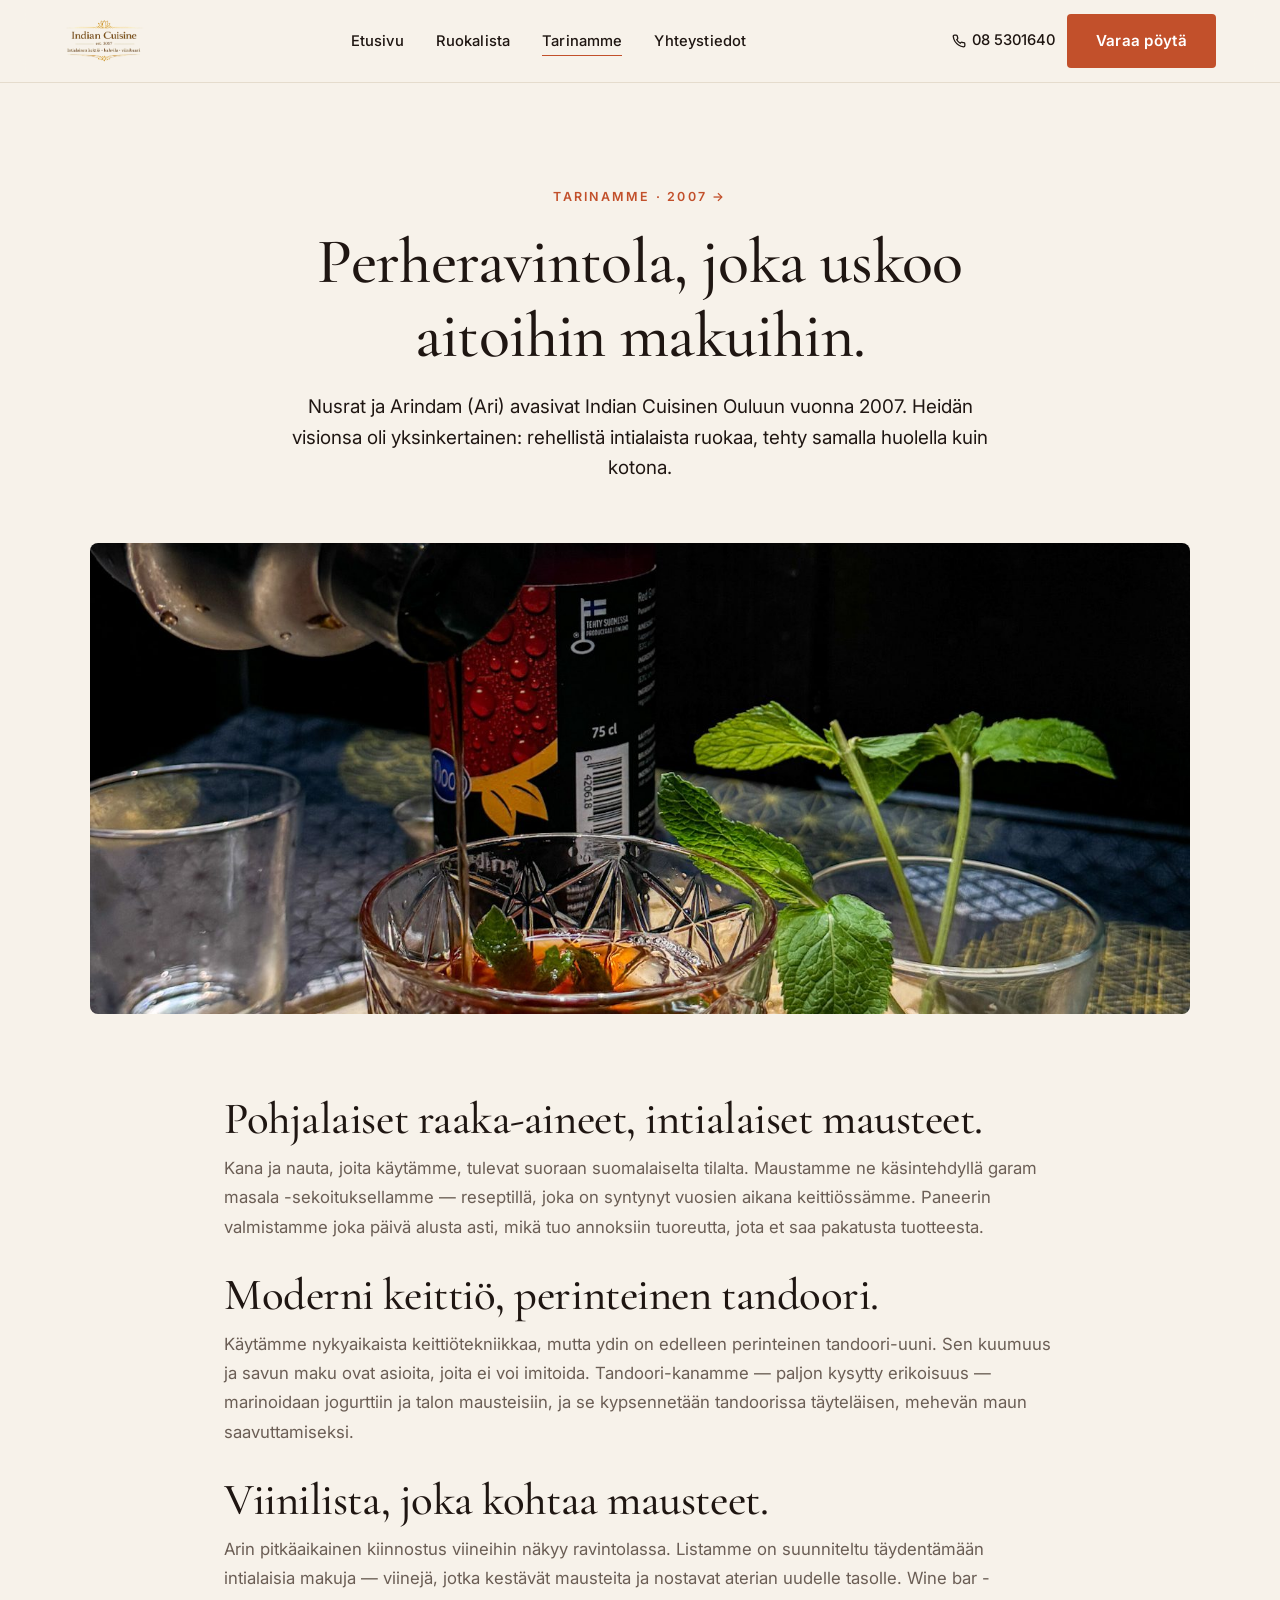
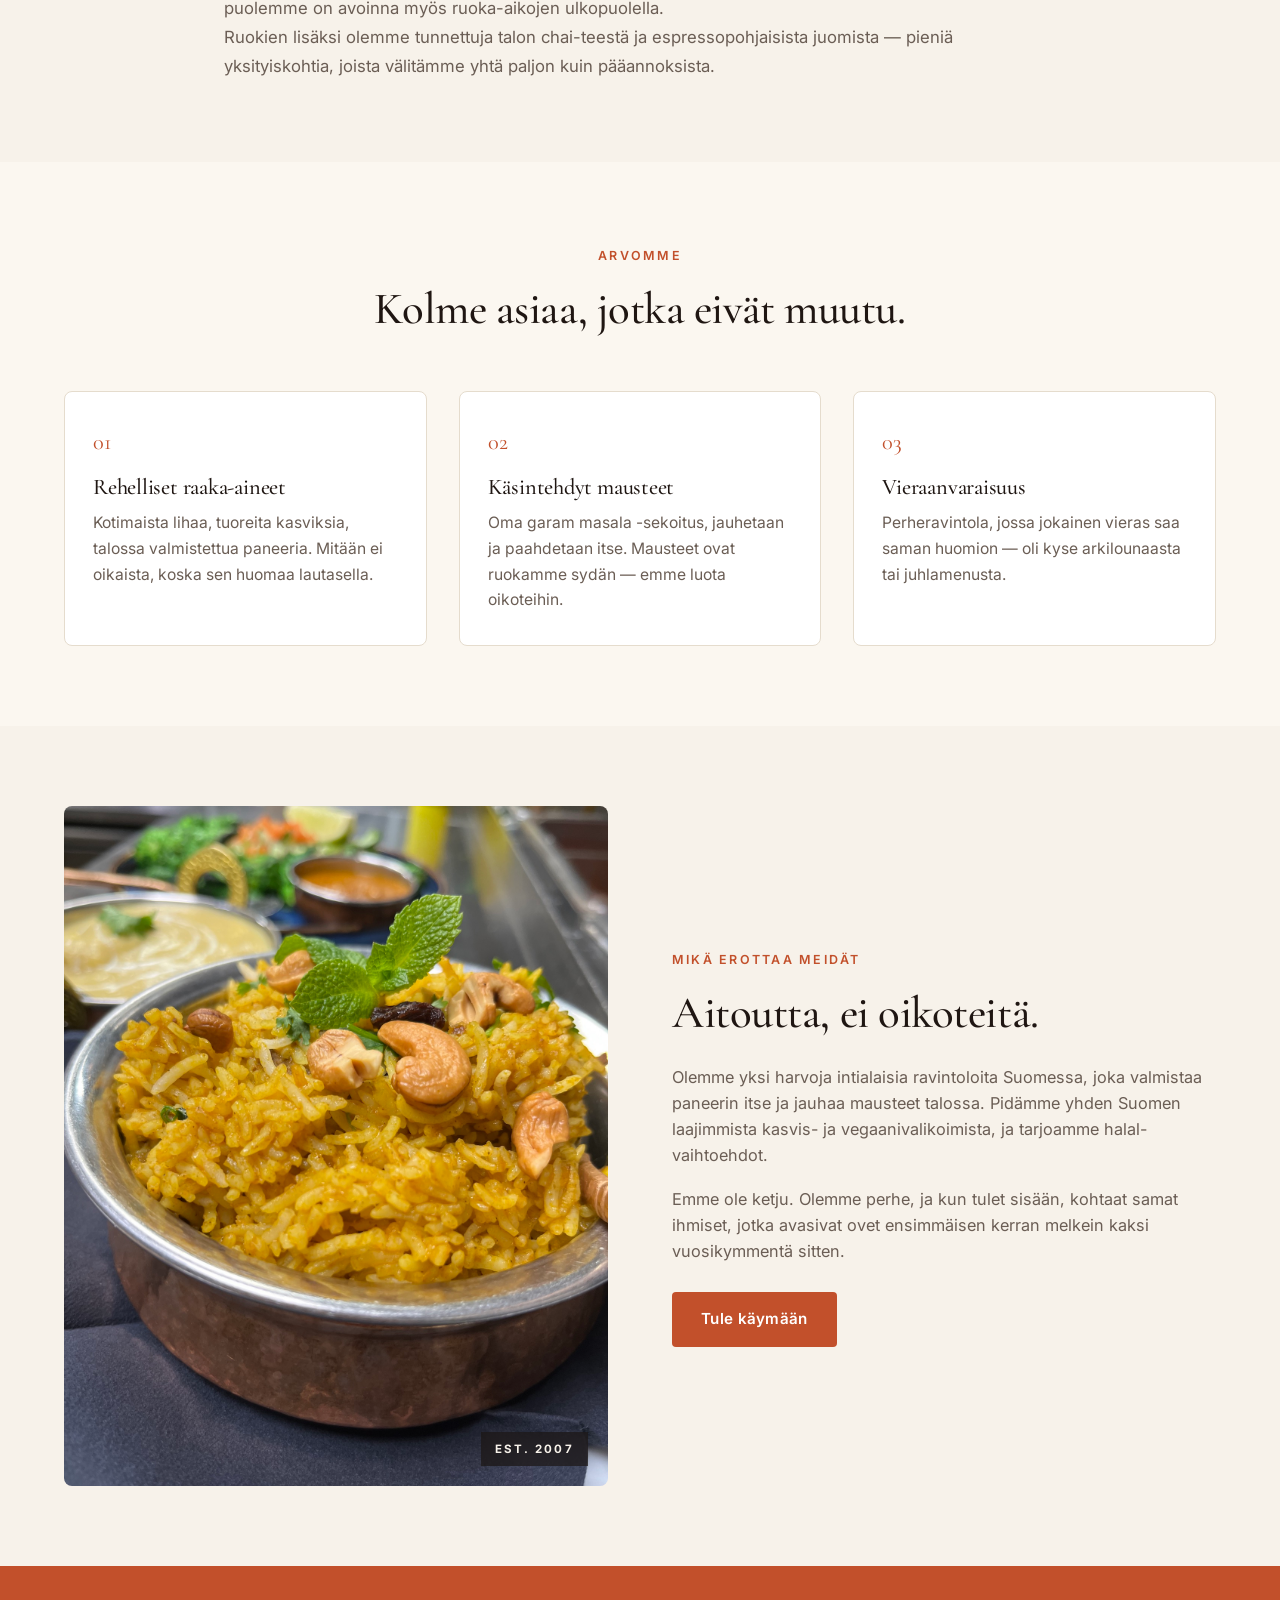
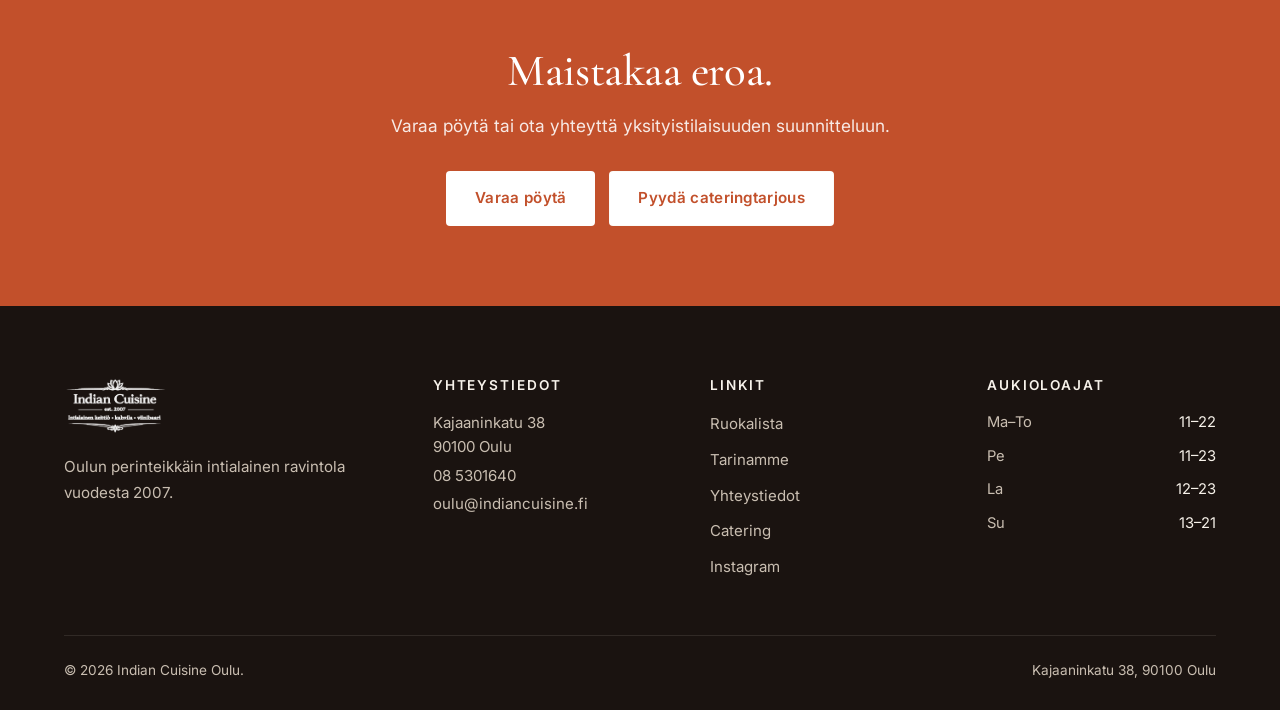
<file: indian-cuisine-oulu/tarina.html>
<!DOCTYPE html>
<html lang="fi">
<head>
  <meta charset="UTF-8">
  <meta name="viewport" content="width=device-width, initial-scale=1.0">
  <title>Tarinamme — Indian Cuisine Oulu</title>
  <meta name="description" content="Perheomistettu intialainen ravintola Oulussa vuodesta 2007. Tarinaan kuuluvat Nusrat ja Ari, talon paneer ja oma garam masala -sekoitus.">
  <link rel="preconnect" href="https://fonts.googleapis.com">
  <link rel="preconnect" href="https://fonts.gstatic.com" crossorigin>
  <link href="https://fonts.googleapis.com/css2?family=Cormorant+Garamond:wght@400;500;600&family=Inter:wght@400;500;600;700&display=swap" rel="stylesheet">
  <link rel="stylesheet" href="css/style.css">
  <link rel="icon" type="image/png" href="assets/logo.png">
</head>
<body>

  <header class="site-header">
    <nav class="nav">
      <a href="index.html" class="nav-logo"><img src="assets/logo.png" alt="Indian Cuisine Oulu logo"></a>
      <ul class="nav-links">
        <li><a href="index.html">Etusivu</a></li>
        <li><a href="ruokalista.html">Ruokalista</a></li>
        <li><a href="tarina.html">Tarinamme</a></li>
        <li><a href="yhteystiedot.html">Yhteystiedot</a></li>
      </ul>
      <div class="nav-cta">
        <a href="tel:+358853016400" class="nav-phone">
          <svg width="14" height="14" viewBox="0 0 24 24" fill="none" stroke="currentColor" stroke-width="2.2"><path d="M22 16.92v3a2 2 0 0 1-2.18 2 19.79 19.79 0 0 1-8.63-3.07 19.5 19.5 0 0 1-6-6 19.79 19.79 0 0 1-3.07-8.67A2 2 0 0 1 4.11 2h3a2 2 0 0 1 2 1.72 12.84 12.84 0 0 0 .7 2.81 2 2 0 0 1-.45 2.11L8.09 9.91a16 16 0 0 0 6 6l1.27-1.27a2 2 0 0 1 2.11-.45 12.84 12.84 0 0 0 2.81.7A2 2 0 0 1 22 16.92z"/></svg>
          08 5301640
        </a>
        <a href="yhteystiedot.html#varaa" class="btn btn-primary">Varaa pöytä</a>
      </div>
      <button class="hamburger" aria-label="Avaa valikko"><span></span></button>
    </nav>
  </header>

  <div class="sidebar-overlay"></div>
  <aside class="sidebar">
    <div class="sidebar-header">
      <img src="assets/logo.png" alt="Indian Cuisine Oulu">
      <button class="sidebar-close" aria-label="Sulje valikko">&times;</button>
    </div>
    <ul class="sidebar-links">
      <li><a href="index.html">Etusivu</a></li>
      <li><a href="ruokalista.html">Ruokalista</a></li>
      <li><a href="tarina.html">Tarinamme</a></li>
      <li><a href="yhteystiedot.html">Yhteystiedot</a></li>
      <li><a href="yhteystiedot.html#catering">Catering & tapahtumat</a></li>
    </ul>
    <div class="sidebar-footer">
      <a href="yhteystiedot.html#varaa" class="btn btn-primary">Varaa pöytä</a>
      <a href="tel:+358853016400" class="btn btn-outline">Soita 08 5301640</a>
      <p class="sidebar-contact">Kajaaninkatu 38, 90100 Oulu<br>oulu@indiancuisine.fi</p>
    </div>
  </aside>

  <!-- INTRO -->
  <section class="about-intro">
    <div class="container-narrow">
      <span class="eyebrow">Tarinamme · 2007 →</span>
      <h1>Perheravintola, joka uskoo aitoihin makuihin.</h1>
      <p class="lead">Nusrat ja Arindam (Ari) avasivat Indian Cuisinen Ouluun vuonna 2007. Heidän visionsa oli yksinkertainen: rehellistä intialaista ruokaa, tehty samalla huolella kuin kotona.</p>
    </div>
  </section>

  <!-- WIDE IMAGE -->
  <div class="about-image-wide">
    <img src="assets/interior-1.jpg" alt="Ravintolan sisätila">
  </div>

  <!-- STORY -->
  <section class="about-story">
    <div class="container-narrow">
      <div class="about-story-grid">
        <div>
          <h2>Pohjalaiset raaka-aineet, intialaiset mausteet.</h2>
          <p>Kana ja nauta, joita käytämme, tulevat suoraan suomalaiselta tilalta. Maustamme ne käsintehdyllä garam masala -sekoituksellamme — reseptillä, joka on syntynyt vuosien aikana keittiössämme. Paneerin valmistamme joka päivä alusta asti, mikä tuo annoksiin tuoreutta, jota et saa pakatusta tuotteesta.</p>
        </div>
        <div>
          <h2>Moderni keittiö, perinteinen tandoori.</h2>
          <p>Käytämme nykyaikaista keittiötekniikkaa, mutta ydin on edelleen perinteinen tandoori-uuni. Sen kuumuus ja savun maku ovat asioita, joita ei voi imitoida. Tandoori-kanamme — paljon kysytty erikoisuus — marinoidaan jogurttiin ja talon mausteisiin, ja se kypsennetään tandoorissa täyteläisen, mehevän maun saavuttamiseksi.</p>
        </div>
        <div>
          <h2>Viinilista, joka kohtaa mausteet.</h2>
          <p>Arin pitkäaikainen kiinnostus viineihin näkyy ravintolassa. Listamme on suunniteltu täydentämään intialaisia makuja — viinejä, jotka kestävät mausteita ja nostavat aterian uudelle tasolle. Wine bar -puolemme on avoinna myös ruoka-aikojen ulkopuolella.</p>
          <p>Ruokien lisäksi olemme tunnettuja talon chai-teestä ja espressopohjaisista juomista — pieniä yksityiskohtia, joista välitämme yhtä paljon kuin pääannoksista.</p>
        </div>
      </div>
    </div>
  </section>

  <!-- VALUES -->
  <section class="values">
    <div class="container">
      <div class="section-head center">
        <span class="eyebrow">Arvomme</span>
        <h2>Kolme asiaa, jotka eivät muutu.</h2>
      </div>
      <div class="values-grid">
        <div class="value-card">
          <span class="value-card-number">01</span>
          <h3>Rehelliset raaka-aineet</h3>
          <p>Kotimaista lihaa, tuoreita kasviksia, talossa valmistettua paneeria. Mitään ei oikaista, koska sen huomaa lautasella.</p>
        </div>
        <div class="value-card">
          <span class="value-card-number">02</span>
          <h3>Käsintehdyt mausteet</h3>
          <p>Oma garam masala -sekoitus, jauhetaan ja paahdetaan itse. Mausteet ovat ruokamme sydän — emme luota oikoteihin.</p>
        </div>
        <div class="value-card">
          <span class="value-card-number">03</span>
          <h3>Vieraanvaraisuus</h3>
          <p>Perheravintola, jossa jokainen vieras saa saman huomion — oli kyse arkilounaasta tai juhlamenusta.</p>
        </div>
      </div>
    </div>
  </section>

  <!-- DIFFERENT -->
  <section class="story">
    <div class="container">
      <div class="story-grid">
        <div class="story-image">
          <img src="assets/food-5.jpg" alt="Annos pöydässä">
        </div>
        <div class="story-text">
          <span class="eyebrow">Mikä erottaa meidät</span>
          <h2>Aitoutta, ei oikoteitä.</h2>
          <p>Olemme yksi harvoja intialaisia ravintoloita Suomessa, joka valmistaa paneerin itse ja jauhaa mausteet talossa. Pidämme yhden Suomen laajimmista kasvis- ja vegaanivalikoimista, ja tarjoamme halal-vaihtoehdot.</p>
          <p>Emme ole ketju. Olemme perhe, ja kun tulet sisään, kohtaat samat ihmiset, jotka avasivat ovet ensimmäisen kerran melkein kaksi vuosikymmentä sitten.</p>
          <a href="yhteystiedot.html#varaa" class="btn btn-primary">Tule käymään</a>
        </div>
      </div>
    </div>
  </section>

  <!-- CTA -->
  <section class="cta-banner">
    <div class="container">
      <h2>Maistakaa eroa.</h2>
      <p>Varaa pöytä tai ota yhteyttä yksityistilaisuuden suunnitteluun.</p>
      <div class="cta-buttons">
        <a href="yhteystiedot.html#varaa" class="btn">Varaa pöytä</a>
        <a href="yhteystiedot.html#catering" class="btn btn-outline-light">Pyydä cateringtarjous</a>
      </div>
    </div>
  </section>

  <!-- FOOTER -->
  <footer class="site-footer">
    <div class="container">
      <div class="footer-grid">
        <div class="footer-brand">
          <img src="assets/logo.png" alt="Indian Cuisine Oulu">
          <p>Oulun perinteikkäin intialainen ravintola vuodesta 2007.</p>
        </div>
        <div class="footer-col">
          <h4>Yhteystiedot</h4>
          <p>Kajaaninkatu 38<br>90100 Oulu</p>
          <p><a href="tel:+358853016400">08 5301640</a></p>
          <p><a href="mailto:oulu@indiancuisine.fi">oulu@indiancuisine.fi</a></p>
        </div>
        <div class="footer-col">
          <h4>Linkit</h4>
          <ul>
            <li><a href="ruokalista.html">Ruokalista</a></li>
            <li><a href="tarina.html">Tarinamme</a></li>
            <li><a href="yhteystiedot.html">Yhteystiedot</a></li>
            <li><a href="yhteystiedot.html#catering">Catering</a></li>
            <li><a href="https://www.instagram.com/ouluindiancuisine/" target="_blank" rel="noopener">Instagram</a></li>
          </ul>
        </div>
        <div class="footer-col">
          <h4>Aukioloajat</h4>
          <ul class="footer-hours">
            <li><span>Ma–To</span><span>11–22</span></li>
            <li><span>Pe</span><span>11–23</span></li>
            <li><span>La</span><span>12–23</span></li>
            <li><span>Su</span><span>13–21</span></li>
          </ul>
        </div>
      </div>
      <div class="footer-bottom">
        <span>&copy; 2026 Indian Cuisine Oulu.</span>
        <span>Kajaaninkatu 38, 90100 Oulu</span>
      </div>
    </div>
  </footer>

  <script src="js/main.js"></script>
</body>
</html>
</file>
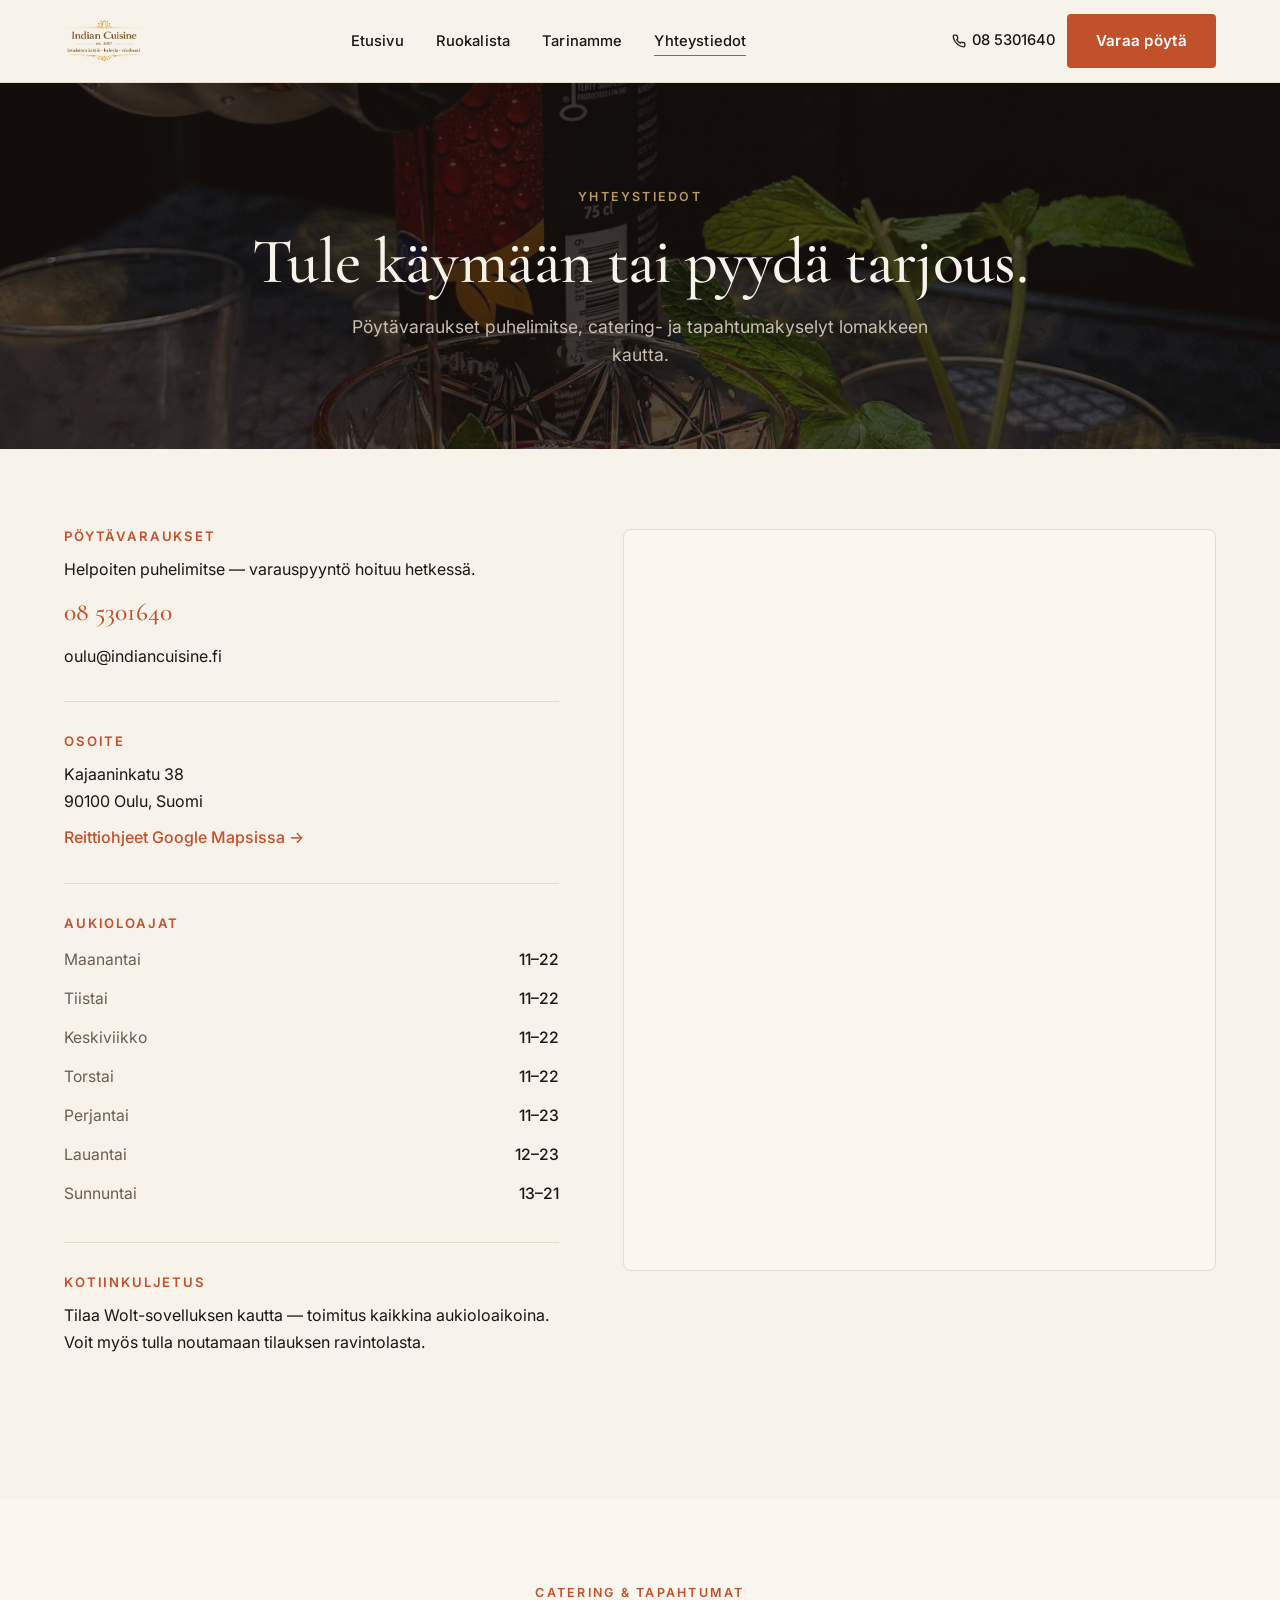
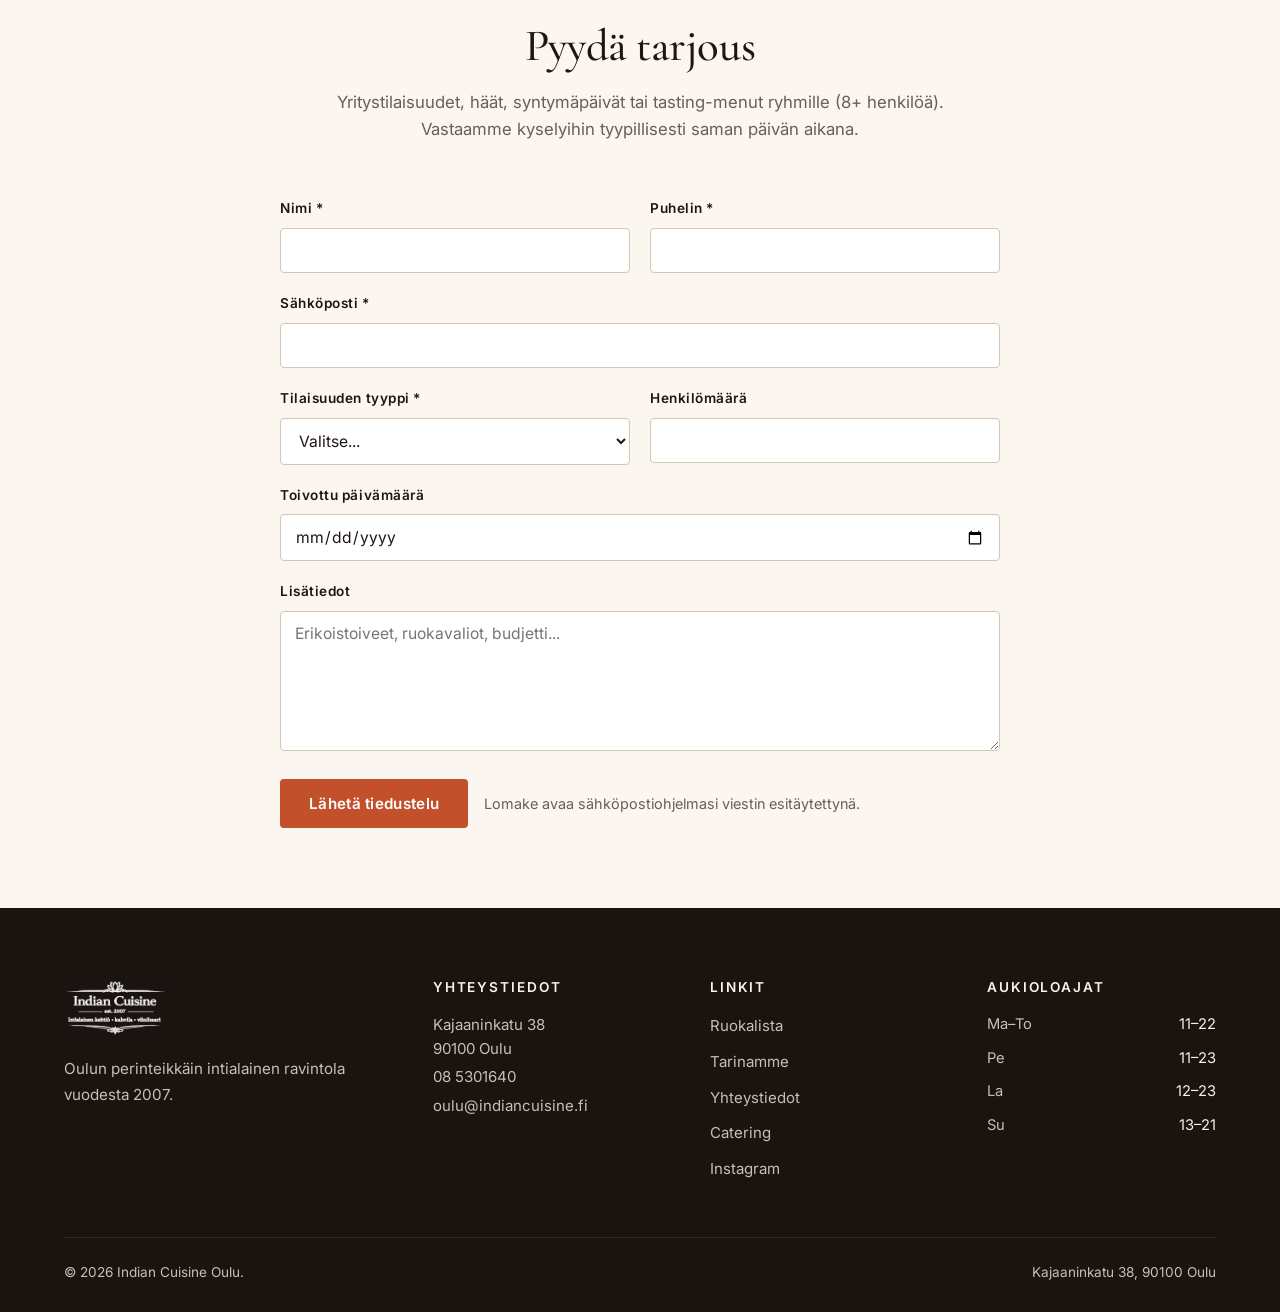
<file: indian-cuisine-oulu/yhteystiedot.html>
<!DOCTYPE html>
<html lang="fi">
<head>
  <meta charset="UTF-8">
  <meta name="viewport" content="width=device-width, initial-scale=1.0">
  <title>Yhteystiedot & varaukset — Indian Cuisine Oulu</title>
  <meta name="description" content="Kajaaninkatu 38, Oulu. Pöytävaraukset puhelimitse 08 5301640. Catering- ja yksityistilaisuudet — pyydä tarjous lomakkeella.">
  <link rel="preconnect" href="https://fonts.googleapis.com">
  <link rel="preconnect" href="https://fonts.gstatic.com" crossorigin>
  <link href="https://fonts.googleapis.com/css2?family=Cormorant+Garamond:wght@400;500;600&family=Inter:wght@400;500;600;700&display=swap" rel="stylesheet">
  <link rel="stylesheet" href="css/style.css">
  <link rel="icon" type="image/png" href="assets/logo.png">
</head>
<body>

  <header class="site-header">
    <nav class="nav">
      <a href="index.html" class="nav-logo"><img src="assets/logo.png" alt="Indian Cuisine Oulu logo"></a>
      <ul class="nav-links">
        <li><a href="index.html">Etusivu</a></li>
        <li><a href="ruokalista.html">Ruokalista</a></li>
        <li><a href="tarina.html">Tarinamme</a></li>
        <li><a href="yhteystiedot.html">Yhteystiedot</a></li>
      </ul>
      <div class="nav-cta">
        <a href="tel:+358853016400" class="nav-phone">
          <svg width="14" height="14" viewBox="0 0 24 24" fill="none" stroke="currentColor" stroke-width="2.2"><path d="M22 16.92v3a2 2 0 0 1-2.18 2 19.79 19.79 0 0 1-8.63-3.07 19.5 19.5 0 0 1-6-6 19.79 19.79 0 0 1-3.07-8.67A2 2 0 0 1 4.11 2h3a2 2 0 0 1 2 1.72 12.84 12.84 0 0 0 .7 2.81 2 2 0 0 1-.45 2.11L8.09 9.91a16 16 0 0 0 6 6l1.27-1.27a2 2 0 0 1 2.11-.45 12.84 12.84 0 0 0 2.81.7A2 2 0 0 1 22 16.92z"/></svg>
          08 5301640
        </a>
        <a href="#varaa" class="btn btn-primary">Varaa pöytä</a>
      </div>
      <button class="hamburger" aria-label="Avaa valikko"><span></span></button>
    </nav>
  </header>

  <div class="sidebar-overlay"></div>
  <aside class="sidebar">
    <div class="sidebar-header">
      <img src="assets/logo.png" alt="Indian Cuisine Oulu">
      <button class="sidebar-close" aria-label="Sulje valikko">&times;</button>
    </div>
    <ul class="sidebar-links">
      <li><a href="index.html">Etusivu</a></li>
      <li><a href="ruokalista.html">Ruokalista</a></li>
      <li><a href="tarina.html">Tarinamme</a></li>
      <li><a href="yhteystiedot.html">Yhteystiedot</a></li>
      <li><a href="#catering">Catering & tapahtumat</a></li>
    </ul>
    <div class="sidebar-footer">
      <a href="#varaa" class="btn btn-primary">Varaa pöytä</a>
      <a href="tel:+358853016400" class="btn btn-outline">Soita 08 5301640</a>
      <p class="sidebar-contact">Kajaaninkatu 38, 90100 Oulu<br>oulu@indiancuisine.fi</p>
    </div>
  </aside>

  <!-- PAGE HERO -->
  <section class="page-hero">
    <div class="page-hero-bg" style="background-image: url('assets/interior-1.jpg');"></div>
    <div class="container">
      <div class="page-hero-content">
        <span class="eyebrow">Yhteystiedot</span>
        <h1>Tule käymään tai pyydä tarjous.</h1>
        <p>Pöytävaraukset puhelimitse, catering- ja tapahtumakyselyt lomakkeen kautta.</p>
      </div>
    </div>
  </section>

  <!-- CONTACT GRID -->
  <section id="varaa">
    <div class="container">
      <div class="contact-grid">
        <div class="contact-info">
          <div class="contact-block">
            <h4>Pöytävaraukset</h4>
            <p style="margin-bottom: 8px;">Helpoiten puhelimitse — varauspyyntö hoituu hetkessä.</p>
            <p><a href="tel:+358853016400" style="font-size: 1.6rem; font-family: var(--font-serif); color: var(--accent); font-weight: 500;">08 5301640</a></p>
            <p style="margin-top: 10px;"><a href="mailto:oulu@indiancuisine.fi">oulu@indiancuisine.fi</a></p>
          </div>

          <div class="contact-block">
            <h4>Osoite</h4>
            <p>Kajaaninkatu 38<br>90100 Oulu, Suomi</p>
            <p style="margin-top: 10px;"><a href="https://www.google.com/maps/dir/?api=1&destination=Kajaaninkatu+38,+90100+Oulu" target="_blank" rel="noopener" style="color: var(--accent); font-weight: 500;">Reittiohjeet Google Mapsissa &rarr;</a></p>
          </div>

          <div class="contact-block">
            <h4>Aukioloajat</h4>
            <ul class="contact-hours-list">
              <li><span>Maanantai</span><span>11–22</span></li>
              <li><span>Tiistai</span><span>11–22</span></li>
              <li><span>Keskiviikko</span><span>11–22</span></li>
              <li><span>Torstai</span><span>11–22</span></li>
              <li><span>Perjantai</span><span>11–23</span></li>
              <li><span>Lauantai</span><span>12–23</span></li>
              <li><span>Sunnuntai</span><span>13–21</span></li>
            </ul>
          </div>

          <div class="contact-block">
            <h4>Kotiinkuljetus</h4>
            <p>Tilaa Wolt-sovelluksen kautta — toimitus kaikkina aukioloaikoina. Voit myös tulla noutamaan tilauksen ravintolasta.</p>
          </div>
        </div>

        <div class="contact-map">
          <iframe
            src="https://www.google.com/maps?q=Kajaaninkatu+38,+90100+Oulu&output=embed"
            title="Indian Cuisine Oulu sijainti"
            loading="lazy"
            referrerpolicy="no-referrer-when-downgrade"
            allowfullscreen></iframe>
        </div>
      </div>
    </div>
  </section>

  <!-- CATERING FORM -->
  <section class="contact-form-wrap" id="catering">
    <div class="container-narrow">
      <div class="section-head center">
        <span class="eyebrow">Catering & tapahtumat</span>
        <h2>Pyydä tarjous</h2>
        <p>Yritystilaisuudet, häät, syntymäpäivät tai tasting-menut ryhmille (8+ henkilöä). Vastaamme kyselyihin tyypillisesti saman päivän aikana.</p>
      </div>
      <form class="contact-form" novalidate>
        <div>
          <label for="name">Nimi *</label>
          <input type="text" id="name" name="name" required>
        </div>
        <div>
          <label for="phone">Puhelin *</label>
          <input type="tel" id="phone" name="phone" required>
        </div>
        <div class="full">
          <label for="email">Sähköposti *</label>
          <input type="email" id="email" name="email" required>
        </div>
        <div>
          <label for="type">Tilaisuuden tyyppi *</label>
          <select id="type" name="type" required>
            <option value="">Valitse...</option>
            <option>Tasting-menu ravintolassa</option>
            <option>Catering tilaisuuteen</option>
            <option>Yksityistilaisuus ravintolassa</option>
            <option>Yritystilaisuus</option>
            <option>Muu</option>
          </select>
        </div>
        <div>
          <label for="guests">Henkilömäärä</label>
          <input type="number" id="guests" name="guests" min="1">
        </div>
        <div class="full">
          <label for="date">Toivottu päivämäärä</label>
          <input type="date" id="date" name="date">
        </div>
        <div class="full">
          <label for="message">Lisätiedot</label>
          <textarea id="message" name="message" placeholder="Erikoistoiveet, ruokavaliot, budjetti..."></textarea>
        </div>
        <div class="full contact-form-submit">
          <button type="submit" class="btn btn-primary">Lähetä tiedustelu</button>
          <span class="form-message">Lomake avaa sähköpostiohjelmasi viestin esitäytettynä.</span>
        </div>
      </form>
    </div>
  </section>

  <!-- FOOTER -->
  <footer class="site-footer">
    <div class="container">
      <div class="footer-grid">
        <div class="footer-brand">
          <img src="assets/logo.png" alt="Indian Cuisine Oulu">
          <p>Oulun perinteikkäin intialainen ravintola vuodesta 2007.</p>
        </div>
        <div class="footer-col">
          <h4>Yhteystiedot</h4>
          <p>Kajaaninkatu 38<br>90100 Oulu</p>
          <p><a href="tel:+358853016400">08 5301640</a></p>
          <p><a href="mailto:oulu@indiancuisine.fi">oulu@indiancuisine.fi</a></p>
        </div>
        <div class="footer-col">
          <h4>Linkit</h4>
          <ul>
            <li><a href="ruokalista.html">Ruokalista</a></li>
            <li><a href="tarina.html">Tarinamme</a></li>
            <li><a href="yhteystiedot.html">Yhteystiedot</a></li>
            <li><a href="#catering">Catering</a></li>
            <li><a href="https://www.instagram.com/ouluindiancuisine/" target="_blank" rel="noopener">Instagram</a></li>
          </ul>
        </div>
        <div class="footer-col">
          <h4>Aukioloajat</h4>
          <ul class="footer-hours">
            <li><span>Ma–To</span><span>11–22</span></li>
            <li><span>Pe</span><span>11–23</span></li>
            <li><span>La</span><span>12–23</span></li>
            <li><span>Su</span><span>13–21</span></li>
          </ul>
        </div>
      </div>
      <div class="footer-bottom">
        <span>&copy; 2026 Indian Cuisine Oulu.</span>
        <span>Kajaaninkatu 38, 90100 Oulu</span>
      </div>
    </div>
  </footer>

  <script src="js/main.js"></script>
</body>
</html>
</file>
<file: indian-cuisine-oulu/css/style.css>
/* ============================================
   Indian Cuisine Oulu — Site stylesheet
   ============================================ */

:root {
  --bg: #F7F2EA;
  --bg-soft: #FBF7F0;
  --bg-card: #FFFFFF;
  --bg-dark: #1A1310;
  --bg-dark-soft: #221915;
  --text: #1F1612;
  --text-muted: #6B5E55;
  --text-on-dark: #F7F2EA;
  --text-on-dark-muted: #C9BEB1;
  --accent: #C2502B;
  --accent-hover: #A8401F;
  --wine: #5A1F2C;
  --gold: #B89A5C;
  --border: #E5DCCD;
  --border-strong: #D4C7B3;
  --shadow-sm: 0 1px 2px rgba(31, 22, 18, 0.04);
  --shadow-md: 0 6px 18px rgba(31, 22, 18, 0.08);

  --font-serif: 'Cormorant Garamond', 'Georgia', serif;
  --font-sans: 'Inter', -apple-system, BlinkMacSystemFont, 'Segoe UI', sans-serif;

  --container: 1200px;
  --container-narrow: 880px;
  --section-pad: 80px;
  --radius: 4px;
  --radius-lg: 8px;
}

* { box-sizing: border-box; margin: 0; padding: 0; }

html { scroll-behavior: smooth; }

body {
  font-family: var(--font-sans);
  font-size: 16px;
  line-height: 1.6;
  color: var(--text);
  background: var(--bg);
  -webkit-font-smoothing: antialiased;
  -moz-osx-font-smoothing: grayscale;
}

img { max-width: 100%; height: auto; display: block; }

a { color: inherit; text-decoration: none; }
a:hover { color: var(--accent); }

button { font-family: inherit; cursor: pointer; border: none; background: none; }

/* ============================================
   Typography
   ============================================ */
h1, h2, h3, h4 {
  font-family: var(--font-serif);
  font-weight: 500;
  line-height: 1.15;
  letter-spacing: -0.01em;
  color: var(--text);
}

h1 { font-size: clamp(2.4rem, 5vw, 4rem); }
h2 { font-size: clamp(2rem, 3.6vw, 2.8rem); }
h3 { font-size: clamp(1.4rem, 2vw, 1.7rem); }
h4 { font-size: 1.15rem; font-family: var(--font-sans); font-weight: 600; letter-spacing: 0.02em; }

p { color: var(--text-muted); }
p.lead { font-size: 1.125rem; color: var(--text); line-height: 1.6; }

.eyebrow {
  display: inline-block;
  font-family: var(--font-sans);
  font-size: 0.78rem;
  font-weight: 600;
  letter-spacing: 0.18em;
  text-transform: uppercase;
  color: var(--accent);
  margin-bottom: 18px;
}

/* ============================================
   Layout
   ============================================ */
.container {
  max-width: var(--container);
  margin: 0 auto;
  padding: 0 24px;
}
.container-narrow {
  max-width: var(--container-narrow);
  margin: 0 auto;
  padding: 0 24px;
}

section { padding: var(--section-pad) 0; }
section.tight { padding: calc(var(--section-pad) - 24px) 0; }

/* ============================================
   Buttons
   ============================================ */
.btn {
  display: inline-flex;
  align-items: center;
  justify-content: center;
  gap: 8px;
  padding: 14px 28px;
  font-family: var(--font-sans);
  font-size: 0.95rem;
  font-weight: 600;
  letter-spacing: 0.02em;
  border-radius: var(--radius);
  transition: all 0.2s ease;
  border: 1px solid transparent;
  white-space: nowrap;
}

.btn-primary {
  background: var(--accent);
  color: #fff;
}
.btn-primary:hover {
  background: var(--accent-hover);
  color: #fff;
  transform: translateY(-1px);
}

.btn-outline {
  background: transparent;
  color: var(--text);
  border-color: var(--border-strong);
}
.btn-outline:hover {
  background: var(--text);
  color: var(--bg);
  border-color: var(--text);
}

.btn-outline-light {
  background: transparent;
  color: var(--text-on-dark);
  border-color: rgba(247, 242, 234, 0.35);
}
.btn-outline-light:hover {
  background: var(--text-on-dark);
  color: var(--text);
  border-color: var(--text-on-dark);
}

/* ============================================
   Header / Navigation
   ============================================ */
.site-header {
  position: sticky;
  top: 0;
  z-index: 100;
  background: rgba(247, 242, 234, 0.92);
  backdrop-filter: blur(12px);
  -webkit-backdrop-filter: blur(12px);
  border-bottom: 1px solid var(--border);
}

.nav {
  display: flex;
  align-items: center;
  justify-content: space-between;
  padding: 14px 24px;
  max-width: var(--container);
  margin: 0 auto;
}

.nav-logo {
  display: flex;
  align-items: center;
  gap: 12px;
}
.nav-logo img {
  height: 44px;
  width: auto;
  transition: transform 0.3s ease;
}
.nav-logo:hover img { transform: translateY(-2px); }

.nav-links {
  display: flex;
  align-items: center;
  gap: 32px;
  list-style: none;
}
.nav-links a {
  font-size: 0.92rem;
  font-weight: 500;
  color: var(--text);
  letter-spacing: 0.01em;
  position: relative;
  padding: 4px 0;
}
.nav-links a::after {
  content: '';
  position: absolute;
  bottom: -2px;
  left: 0;
  width: 0;
  height: 1px;
  background: var(--accent);
  transition: width 0.25s ease;
}
.nav-links a:hover::after,
.nav-links a.active::after { width: 100%; }

.nav-cta {
  display: flex;
  align-items: center;
  gap: 12px;
}

.nav-phone {
  font-size: 0.92rem;
  font-weight: 500;
  color: var(--text);
  display: flex;
  align-items: center;
  gap: 6px;
}

.hamburger {
  display: none;
  width: 40px;
  height: 40px;
  align-items: center;
  justify-content: center;
  border-radius: var(--radius);
  z-index: 200;
}
.hamburger span {
  display: block;
  width: 22px;
  height: 2px;
  background: var(--text);
  position: relative;
  transition: all 0.3s ease;
}
.hamburger span::before,
.hamburger span::after {
  content: '';
  position: absolute;
  left: 0;
  width: 22px;
  height: 2px;
  background: var(--text);
  transition: all 0.3s ease;
}
.hamburger span::before { top: -7px; }
.hamburger span::after { top: 7px; }

/* ============================================
   Mobile sidebar
   ============================================ */
.sidebar-overlay {
  position: fixed;
  inset: 0;
  background: rgba(26, 19, 16, 0.55);
  opacity: 0;
  visibility: hidden;
  transition: opacity 0.3s ease, visibility 0.3s ease;
  z-index: 150;
}
.sidebar-overlay.active {
  opacity: 1;
  visibility: visible;
}

.sidebar {
  position: fixed;
  top: 0;
  right: 0;
  bottom: 0;
  width: min(320px, 85vw);
  background: var(--bg);
  z-index: 160;
  transform: translateX(100%);
  transition: transform 0.35s cubic-bezier(0.4, 0, 0.2, 1);
  display: flex;
  flex-direction: column;
  padding: 28px 28px 40px;
  overflow-y: auto;
}
.sidebar.active { transform: translateX(0); }

.sidebar-header {
  display: flex;
  align-items: center;
  justify-content: space-between;
  padding-bottom: 24px;
  margin-bottom: 24px;
  border-bottom: 1px solid var(--border);
}
.sidebar-header img { height: 38px; width: auto; }

.sidebar-close {
  width: 36px;
  height: 36px;
  display: flex;
  align-items: center;
  justify-content: center;
  border-radius: var(--radius);
  color: var(--text);
  font-size: 1.4rem;
}
.sidebar-close:hover { background: var(--bg-soft); }

.sidebar-links {
  list-style: none;
  display: flex;
  flex-direction: column;
  gap: 4px;
}
.sidebar-links a {
  display: block;
  padding: 12px 0;
  font-size: 1.05rem;
  font-weight: 500;
  color: var(--text);
  border-bottom: 1px solid var(--border);
}
.sidebar-links a:hover { color: var(--accent); }

.sidebar-footer {
  margin-top: auto;
  padding-top: 24px;
  border-top: 1px solid var(--border);
  display: flex;
  flex-direction: column;
  gap: 12px;
}
.sidebar-footer .btn { width: 100%; }
.sidebar-contact {
  font-size: 0.9rem;
  color: var(--text-muted);
  line-height: 1.6;
}

/* ============================================
   Hero
   ============================================ */
.hero {
  position: relative;
  min-height: clamp(520px, 78vh, 760px);
  display: flex;
  align-items: center;
  background: var(--bg-dark);
  overflow: hidden;
}
.hero-image {
  position: absolute;
  inset: 0;
  background-size: cover;
  background-position: center;
  filter: brightness(0.55) saturate(1.05);
  animation: kenBurns 22s ease-in-out infinite alternate;
  will-change: transform;
}
@keyframes kenBurns {
  0%   { transform: scale(1) translate(0, 0); }
  100% { transform: scale(1.08) translate(-1%, -0.6%); }
}
.hero-image::after {
  content: '';
  position: absolute;
  inset: 0;
  background: linear-gradient(180deg,
    rgba(26, 19, 16, 0.35) 0%,
    rgba(26, 19, 16, 0.55) 60%,
    rgba(26, 19, 16, 0.8) 100%);
}
.hero-content {
  position: relative;
  z-index: 2;
  max-width: 720px;
  padding: 80px 0;
}
.hero .eyebrow {
  color: var(--gold);
}
.hero h1 {
  color: var(--text-on-dark);
  margin-bottom: 20px;
  font-weight: 500;
}
.hero p.lead {
  color: var(--text-on-dark-muted);
  font-size: 1.18rem;
  margin-bottom: 36px;
  max-width: 580px;
}
.hero-cta {
  display: flex;
  flex-wrap: wrap;
  gap: 12px;
}

/* Hero entrance stagger */
.hero-content > * {
  opacity: 0;
  transform: translateY(14px);
  animation: heroFadeUp 0.9s cubic-bezier(0.2, 0.7, 0.2, 1) forwards;
}
.hero-content > *:nth-child(1) { animation-delay: 0.15s; }
.hero-content > *:nth-child(2) { animation-delay: 0.30s; }
.hero-content > *:nth-child(3) { animation-delay: 0.45s; }
.hero-content > *:nth-child(4) { animation-delay: 0.60s; }
@keyframes heroFadeUp {
  to { opacity: 1; transform: translateY(0); }
}


/* ============================================
   Trust strip
   ============================================ */
.trust {
  background: var(--bg-soft);
  border-bottom: 1px solid var(--border);
  padding: 28px 0;
}
.trust-row {
  display: flex;
  flex-wrap: wrap;
  justify-content: center;
  align-items: center;
  gap: 48px 64px;
}
.trust-item {
  display: flex;
  align-items: center;
  gap: 10px;
  font-size: 0.88rem;
  font-weight: 500;
  letter-spacing: 0.04em;
  text-transform: uppercase;
  color: var(--text-muted);
}
.trust-item svg {
  width: 18px;
  height: 18px;
  color: var(--accent);
  flex-shrink: 0;
}

/* ============================================
   Reviews
   ============================================ */
.reviews {
  background: var(--bg);
  text-align: center;
}
.reviews-summary {
  display: inline-flex;
  align-items: center;
  gap: 14px;
  padding: 10px 22px;
  background: var(--bg-soft);
  border: 1px solid var(--border);
  border-radius: 999px;
  margin-bottom: 40px;
}
.reviews-summary-stars {
  color: #E9A93C;
  font-size: 1rem;
  letter-spacing: 0.14em;
}
.reviews-summary-text {
  font-size: 0.9rem;
  color: var(--text-muted);
  font-weight: 500;
}
.reviews-summary-text strong {
  color: var(--text);
  font-weight: 600;
}
.reviews-grid {
  display: grid;
  grid-template-columns: repeat(3, 1fr);
  gap: 24px;
  text-align: left;
  margin-top: 8px;
}
.review-card {
  background: var(--bg-card);
  border: 1px solid var(--border);
  border-radius: var(--radius-lg);
  padding: 32px 28px 28px;
  display: flex;
  flex-direction: column;
  gap: 14px;
  transition: transform 0.3s ease, box-shadow 0.3s ease, border-color 0.3s ease;
  position: relative;
}
.review-card::before {
  content: '"';
  position: absolute;
  top: 8px;
  right: 22px;
  font-family: var(--font-serif);
  font-size: 5rem;
  line-height: 1;
  color: var(--border-strong);
  font-weight: 500;
}
.review-card:hover {
  transform: translateY(-3px);
  box-shadow: var(--shadow-md);
  border-color: var(--border-strong);
}
.review-stars {
  color: #E9A93C;
  font-size: 0.95rem;
  letter-spacing: 0.16em;
}
.review-quote {
  font-family: var(--font-serif);
  font-size: 1.2rem;
  line-height: 1.45;
  color: var(--text);
  font-style: italic;
  flex: 1;
}
.review-author {
  font-family: var(--font-sans);
  font-size: 0.86rem;
  color: var(--text-muted);
  display: flex;
  align-items: center;
  gap: 12px;
  margin-top: 4px;
  letter-spacing: 0.04em;
}
.review-author::before {
  content: '';
  width: 24px;
  height: 1px;
  background: var(--border-strong);
}
.review-author strong {
  color: var(--text);
  font-weight: 600;
}
.reviews-more {
  margin-top: 44px;
  font-size: 0.95rem;
}
.reviews-more a {
  color: var(--text);
  font-weight: 600;
  border-bottom: 1px solid var(--border-strong);
  padding-bottom: 2px;
  transition: border-color 0.25s ease, color 0.25s ease;
}
.reviews-more a:hover {
  color: var(--accent);
  border-bottom-color: var(--accent);
}

/* ============================================
   Scroll reveal
   ============================================ */
.reveal {
  opacity: 0;
  transform: translateY(22px);
  transition: opacity 0.8s cubic-bezier(0.2, 0.7, 0.2, 1),
              transform 0.8s cubic-bezier(0.2, 0.7, 0.2, 1);
}
.reveal.in-view {
  opacity: 1;
  transform: translateY(0);
}
.reveal-delay-1 { transition-delay: 0.08s; }
.reveal-delay-2 { transition-delay: 0.16s; }
.reveal-delay-3 { transition-delay: 0.24s; }

@media (prefers-reduced-motion: reduce) {
  .hero-image,
  .hero-content > *,
  .reveal {
    animation: none !important;
    opacity: 1 !important;
    transform: none !important;
    transition: none !important;
  }
}

/* ============================================
   Section header
   ============================================ */
.section-head {
  margin-bottom: 56px;
  max-width: 640px;
}
.section-head.center {
  margin-left: auto;
  margin-right: auto;
  text-align: center;
}
.section-head h2 { margin-bottom: 16px; }
.section-head p { font-size: 1.05rem; }

/* ============================================
   Story / About intro
   ============================================ */
.story {
  background: var(--bg);
}
.story-grid {
  display: grid;
  grid-template-columns: 1fr 1fr;
  gap: 64px;
  align-items: center;
}
.story-text .eyebrow { color: var(--accent); }
.story-text h2 { margin-bottom: 24px; }
.story-text p { margin-bottom: 18px; font-size: 1.02rem; }
.story-text p:last-of-type { margin-bottom: 28px; }
.story-image {
  position: relative;
  aspect-ratio: 4 / 5;
  overflow: hidden;
  border-radius: var(--radius-lg);
}
.story-image img {
  width: 100%;
  height: 100%;
  object-fit: cover;
}
.story-image::after {
  content: 'EST. 2007';
  position: absolute;
  bottom: 20px;
  right: 20px;
  font-family: var(--font-sans);
  font-size: 0.72rem;
  font-weight: 700;
  letter-spacing: 0.18em;
  color: var(--bg);
  background: rgba(26, 19, 16, 0.65);
  padding: 8px 14px;
  backdrop-filter: blur(8px);
}

/* ============================================
   Offerings / Services cards
   ============================================ */
.offerings {
  background: var(--bg-soft);
}
.offerings-grid {
  display: grid;
  grid-template-columns: repeat(2, 1fr);
  gap: 24px;
}
.offering-card {
  display: flex;
  flex-direction: column;
  background: var(--bg-card);
  border: 1px solid var(--border);
  border-radius: var(--radius-lg);
  overflow: hidden;
  transition: transform 0.3s ease, box-shadow 0.3s ease;
}
.offering-card:hover {
  transform: translateY(-4px);
  box-shadow: var(--shadow-md);
}
.offering-card-image {
  aspect-ratio: 16 / 10;
  overflow: hidden;
}
.offering-card-image img {
  width: 100%;
  height: 100%;
  object-fit: cover;
  transition: transform 0.6s ease;
}
.offering-card:hover .offering-card-image img { transform: scale(1.04); }
.offering-card-body {
  padding: 28px 28px 30px;
  display: flex;
  flex-direction: column;
  flex: 1;
}
.offering-card-body h3 {
  margin-bottom: 10px;
}
.offering-card-meta {
  font-size: 0.82rem;
  font-weight: 600;
  letter-spacing: 0.14em;
  text-transform: uppercase;
  color: var(--accent);
  margin-bottom: 10px;
}
.offering-card-body p {
  font-size: 0.96rem;
  margin-bottom: 20px;
  flex: 1;
}
.offering-card-link {
  font-size: 0.92rem;
  font-weight: 600;
  color: var(--text);
  display: inline-flex;
  align-items: center;
  gap: 6px;
  transition: gap 0.25s ease, color 0.25s ease;
}
.offering-card-link:hover {
  color: var(--accent);
  gap: 12px;
}

/* ============================================
   Wine bar feature
   ============================================ */
.wine-feature {
  background: var(--bg-dark);
  color: var(--text-on-dark);
}
.wine-grid {
  display: grid;
  grid-template-columns: 1.2fr 1fr;
  gap: 64px;
  align-items: center;
}
.wine-feature h2 { color: var(--text-on-dark); margin-bottom: 20px; }
.wine-feature .eyebrow { color: var(--gold); }
.wine-feature p { color: var(--text-on-dark-muted); font-size: 1.05rem; margin-bottom: 20px; }
.wine-feature p:last-of-type { margin-bottom: 28px; }
.wine-image {
  aspect-ratio: 4 / 5;
  overflow: hidden;
  border-radius: var(--radius-lg);
}
.wine-image img {
  width: 100%;
  height: 100%;
  object-fit: cover;
}

/* ============================================
   Social / Instagram
   ============================================ */
.social {
  background: var(--bg-soft);
  text-align: center;
}
.social-grid {
  display: grid;
  grid-template-columns: repeat(4, 1fr);
  gap: 16px;
  margin-top: 40px;
}
.social-tile {
  aspect-ratio: 1 / 1;
  overflow: hidden;
  border-radius: var(--radius);
  position: relative;
}
.social-tile img {
  width: 100%;
  height: 100%;
  object-fit: cover;
  transition: transform 0.5s ease;
}
.social-tile:hover img { transform: scale(1.06); }
.social-handle {
  margin-top: 28px;
  font-size: 0.95rem;
  color: var(--text-muted);
}
.social-handle a { color: var(--text); font-weight: 600; }
.social-handle a:hover { color: var(--accent); }

/* ============================================
   FAQ
   ============================================ */
.faq {
  background: var(--bg);
}
.faq-list {
  max-width: 760px;
  margin: 0 auto;
}
.faq-item {
  border-bottom: 1px solid var(--border);
}
.faq-question {
  width: 100%;
  display: flex;
  justify-content: space-between;
  align-items: center;
  text-align: left;
  padding: 22px 0;
  font-family: var(--font-sans);
  font-size: 1.05rem;
  font-weight: 600;
  color: var(--text);
  gap: 16px;
}
.faq-question:hover { color: var(--accent); }
.faq-icon {
  flex-shrink: 0;
  width: 22px;
  height: 22px;
  position: relative;
  transition: transform 0.3s ease;
}
.faq-icon::before,
.faq-icon::after {
  content: '';
  position: absolute;
  background: var(--text);
  transition: background 0.3s ease;
}
.faq-icon::before {
  top: 10px; left: 0; width: 22px; height: 2px;
}
.faq-icon::after {
  top: 0; left: 10px; width: 2px; height: 22px;
  transition: transform 0.3s ease;
}
.faq-item.open .faq-icon::after { transform: scaleY(0); }
.faq-answer {
  max-height: 0;
  overflow: hidden;
  transition: max-height 0.35s ease, padding 0.35s ease;
}
.faq-item.open .faq-answer {
  max-height: 400px;
  padding-bottom: 22px;
}
.faq-answer p { font-size: 1rem; line-height: 1.7; }

/* ============================================
   CTA banner
   ============================================ */
.cta-banner {
  background: var(--accent);
  color: #fff;
  text-align: center;
}
.cta-banner h2 { color: #fff; margin-bottom: 14px; }
.cta-banner p {
  color: rgba(255, 255, 255, 0.88);
  font-size: 1.08rem;
  margin-bottom: 32px;
  max-width: 580px;
  margin-left: auto;
  margin-right: auto;
}
.cta-banner .btn {
  background: #fff;
  color: var(--accent);
}
.cta-banner .btn:hover {
  background: var(--text);
  color: #fff;
}
.cta-buttons {
  display: flex;
  gap: 14px;
  justify-content: center;
  flex-wrap: wrap;
}

/* ============================================
   Footer
   ============================================ */
.site-footer {
  background: var(--bg-dark);
  color: var(--text-on-dark-muted);
  padding: 72px 0 28px;
}
.footer-grid {
  display: grid;
  grid-template-columns: 1.4fr 1fr 1fr 1fr;
  gap: 48px;
  margin-bottom: 56px;
}
.footer-brand img {
  height: 56px;
  width: auto;
  margin-bottom: 20px;
  filter: brightness(0) invert(1) opacity(0.95);
}
.footer-brand p {
  color: var(--text-on-dark-muted);
  font-size: 0.95rem;
  line-height: 1.7;
  max-width: 320px;
}
.footer-col h4 {
  color: var(--text-on-dark);
  font-size: 0.85rem;
  font-weight: 600;
  letter-spacing: 0.14em;
  text-transform: uppercase;
  margin-bottom: 18px;
}
.footer-col ul {
  list-style: none;
  display: flex;
  flex-direction: column;
  gap: 10px;
}
.footer-col a, .footer-col p {
  color: var(--text-on-dark-muted);
  font-size: 0.94rem;
  line-height: 1.6;
}
.footer-col a:hover { color: var(--gold); }
.footer-col p { margin-bottom: 4px; }
.footer-hours li {
  display: flex;
  justify-content: space-between;
  font-size: 0.92rem;
  color: var(--text-on-dark-muted);
}
.footer-hours li span:last-child { color: var(--text-on-dark); }
.footer-bottom {
  border-top: 1px solid rgba(247, 242, 234, 0.1);
  padding-top: 24px;
  display: flex;
  justify-content: space-between;
  flex-wrap: wrap;
  gap: 14px;
  font-size: 0.85rem;
  color: var(--text-on-dark-muted);
}

/* ============================================
   Menu page
   ============================================ */
.page-hero {
  background: var(--bg-dark);
  color: var(--text-on-dark);
  padding: 100px 0 80px;
  position: relative;
  overflow: hidden;
}
.page-hero-bg {
  position: absolute;
  inset: 0;
  background-size: cover;
  background-position: center;
  opacity: 0.28;
  filter: saturate(1.1);
}
.page-hero-content {
  position: relative;
  z-index: 2;
  text-align: center;
}
.page-hero h1 {
  color: var(--text-on-dark);
  margin-bottom: 14px;
}
.page-hero p {
  color: var(--text-on-dark-muted);
  font-size: 1.1rem;
  max-width: 580px;
  margin: 0 auto;
}
.page-hero .eyebrow { color: var(--gold); }

.menu-section {
  padding: 64px 0;
}
.menu-section:nth-child(even) { background: var(--bg-soft); }

.menu-section-title {
  text-align: center;
  margin-bottom: 48px;
}
.menu-section-title h2 { margin-bottom: 8px; }
.menu-section-title p {
  font-style: italic;
  color: var(--text-muted);
  font-family: var(--font-serif);
  font-size: 1.15rem;
}

.menu-list {
  max-width: 760px;
  margin: 0 auto;
  display: flex;
  flex-direction: column;
  gap: 24px;
}
.menu-item {
  display: grid;
  grid-template-columns: 1fr auto;
  gap: 24px;
  align-items: baseline;
  border-bottom: 1px dashed var(--border-strong);
  padding-bottom: 24px;
}
.menu-item:last-child { border-bottom: none; padding-bottom: 0; }
.menu-item-name {
  font-family: var(--font-serif);
  font-size: 1.35rem;
  font-weight: 500;
  color: var(--text);
  margin-bottom: 6px;
}
.menu-item-desc {
  font-size: 0.95rem;
  color: var(--text-muted);
  line-height: 1.55;
  max-width: 520px;
}
.menu-item-price {
  font-family: var(--font-serif);
  font-size: 1.25rem;
  font-weight: 500;
  color: var(--accent);
  white-space: nowrap;
}
.menu-item-tags {
  display: flex;
  gap: 6px;
  margin-top: 6px;
}
.menu-tag {
  font-size: 0.7rem;
  font-weight: 600;
  letter-spacing: 0.08em;
  padding: 2px 8px;
  border-radius: 999px;
  background: var(--bg-soft);
  color: var(--text-muted);
  border: 1px solid var(--border);
}
.menu-tag.veg { color: #3d7a3f; border-color: #b8d4b9; background: #effbf0; }
.menu-tag.vegan { color: #2c6e4e; border-color: #b3d6c4; background: #ebf7f1; }
.menu-tag.spicy { color: var(--accent); border-color: #e8c4b6; background: #fdf0eb; }
.menu-tag.halal { color: var(--wine); border-color: #d6bcc1; background: #f7eef0; }

.menu-cta {
  background: var(--bg);
  text-align: center;
}
.menu-cta-inner {
  max-width: 640px;
  margin: 0 auto;
  padding: 56px 28px;
  background: var(--bg-soft);
  border: 1px solid var(--border);
  border-radius: var(--radius-lg);
}

/* ============================================
   About page
   ============================================ */
.about-intro {
  padding: 100px 0 60px;
  text-align: center;
}
.about-intro h1 { margin-bottom: 20px; }
.about-intro p.lead {
  max-width: 720px;
  margin: 0 auto;
  font-size: 1.18rem;
}

.about-image-wide {
  padding: 0 24px;
}
.about-image-wide img {
  width: 100%;
  max-width: 1100px;
  margin: 0 auto;
  aspect-ratio: 21 / 9;
  object-fit: cover;
  border-radius: var(--radius-lg);
}

.about-story {
  padding: 80px 0;
}
.about-story-grid {
  max-width: 880px;
  margin: 0 auto;
  display: grid;
  grid-template-columns: 1fr;
  gap: 28px;
}
.about-story-grid h2 { margin-bottom: 8px; }
.about-story-grid p { font-size: 1.05rem; line-height: 1.75; }

.values {
  background: var(--bg-soft);
}
.values-grid {
  display: grid;
  grid-template-columns: repeat(3, 1fr);
  gap: 32px;
}
.value-card {
  padding: 32px 28px;
  background: var(--bg-card);
  border: 1px solid var(--border);
  border-radius: var(--radius-lg);
}
.value-card-number {
  font-family: var(--font-serif);
  font-size: 1.4rem;
  color: var(--accent);
  margin-bottom: 14px;
  display: block;
}
.value-card h3 { margin-bottom: 10px; font-size: 1.4rem; }
.value-card p { font-size: 0.98rem; line-height: 1.65; }

/* ============================================
   Contact page
   ============================================ */
.contact-grid {
  display: grid;
  grid-template-columns: 1fr 1.2fr;
  gap: 64px;
  align-items: start;
}
.contact-info h3 { margin-bottom: 20px; }
.contact-block {
  margin-bottom: 32px;
  padding-bottom: 32px;
  border-bottom: 1px solid var(--border);
}
.contact-block:last-child { border-bottom: none; }
.contact-block h4 {
  font-size: 0.82rem;
  font-weight: 600;
  letter-spacing: 0.14em;
  text-transform: uppercase;
  color: var(--accent);
  margin-bottom: 12px;
}
.contact-block p, .contact-block a {
  font-size: 1rem;
  line-height: 1.65;
  color: var(--text);
}
.contact-hours-list {
  list-style: none;
  display: flex;
  flex-direction: column;
  gap: 6px;
}
.contact-hours-list li {
  display: flex;
  justify-content: space-between;
  font-size: 0.98rem;
  padding: 4px 0;
}
.contact-hours-list span:first-child { color: var(--text-muted); }
.contact-hours-list span:last-child { color: var(--text); font-weight: 500; }

.contact-map {
  aspect-ratio: 4 / 5;
  border-radius: var(--radius-lg);
  overflow: hidden;
  background: var(--bg-soft);
  border: 1px solid var(--border);
}
.contact-map iframe {
  width: 100%;
  height: 100%;
  border: 0;
}

.contact-form-wrap {
  background: var(--bg-soft);
}
.contact-form {
  max-width: 720px;
  margin: 0 auto;
  display: grid;
  grid-template-columns: repeat(2, 1fr);
  gap: 20px;
}
.contact-form .full { grid-column: 1 / -1; }
.contact-form label {
  display: block;
  font-size: 0.85rem;
  font-weight: 600;
  letter-spacing: 0.04em;
  color: var(--text);
  margin-bottom: 8px;
}
.contact-form input,
.contact-form select,
.contact-form textarea {
  width: 100%;
  padding: 12px 14px;
  font-family: var(--font-sans);
  font-size: 0.98rem;
  color: var(--text);
  background: #fff;
  border: 1px solid var(--border-strong);
  border-radius: var(--radius);
  transition: border-color 0.2s ease, box-shadow 0.2s ease;
}
.contact-form input:focus,
.contact-form select:focus,
.contact-form textarea:focus {
  outline: none;
  border-color: var(--accent);
  box-shadow: 0 0 0 3px rgba(194, 80, 43, 0.12);
}
.contact-form textarea {
  resize: vertical;
  min-height: 140px;
}
.contact-form-submit {
  display: flex;
  justify-content: flex-start;
  align-items: center;
  gap: 16px;
}
.form-message {
  font-size: 0.9rem;
  color: var(--text-muted);
}
.form-message.success { color: #2c6e4e; }

/* ============================================
   Responsive
   ============================================ */
@media (max-width: 960px) {
  .nav-links, .nav-phone { display: none; }
  .hamburger { display: flex; }

  .story-grid,
  .wine-grid,
  .contact-grid {
    grid-template-columns: 1fr;
    gap: 40px;
  }
  .story-image, .wine-image { aspect-ratio: 16 / 11; }

  .offerings-grid { grid-template-columns: 1fr; }
  .values-grid { grid-template-columns: 1fr; gap: 16px; }
  .reviews-grid { grid-template-columns: 1fr; gap: 16px; }
  .social-grid { grid-template-columns: repeat(2, 1fr); }
  .footer-grid { grid-template-columns: 1fr 1fr; gap: 36px; }
  .footer-brand { grid-column: 1 / -1; }
}

@media (max-width: 640px) {
  :root { --section-pad: 48px; }

  .nav { padding: 12px 18px; }
  .nav-logo img { height: 38px; }

  .container, .container-narrow { padding: 0 18px; }

  .hero { min-height: 540px; }
  .hero-content { padding: 60px 0; }
  .hero p.lead { font-size: 1.05rem; margin-bottom: 28px; }
  .hero-cta .btn { flex: 1; min-width: 0; }

  .trust-row { gap: 18px 28px; }
  .trust-item { font-size: 0.78rem; }

  .section-head { margin-bottom: 36px; }

  .footer-grid { grid-template-columns: 1fr; gap: 32px; margin-bottom: 36px; }
  .footer-bottom { flex-direction: column; align-items: flex-start; }

  .menu-item { grid-template-columns: 1fr; }
  .menu-item-price { font-size: 1.1rem; }

  .contact-form { grid-template-columns: 1fr; }

  .cta-buttons .btn { width: 100%; }

  .about-intro { padding: 60px 0 36px; }
}
</file>
